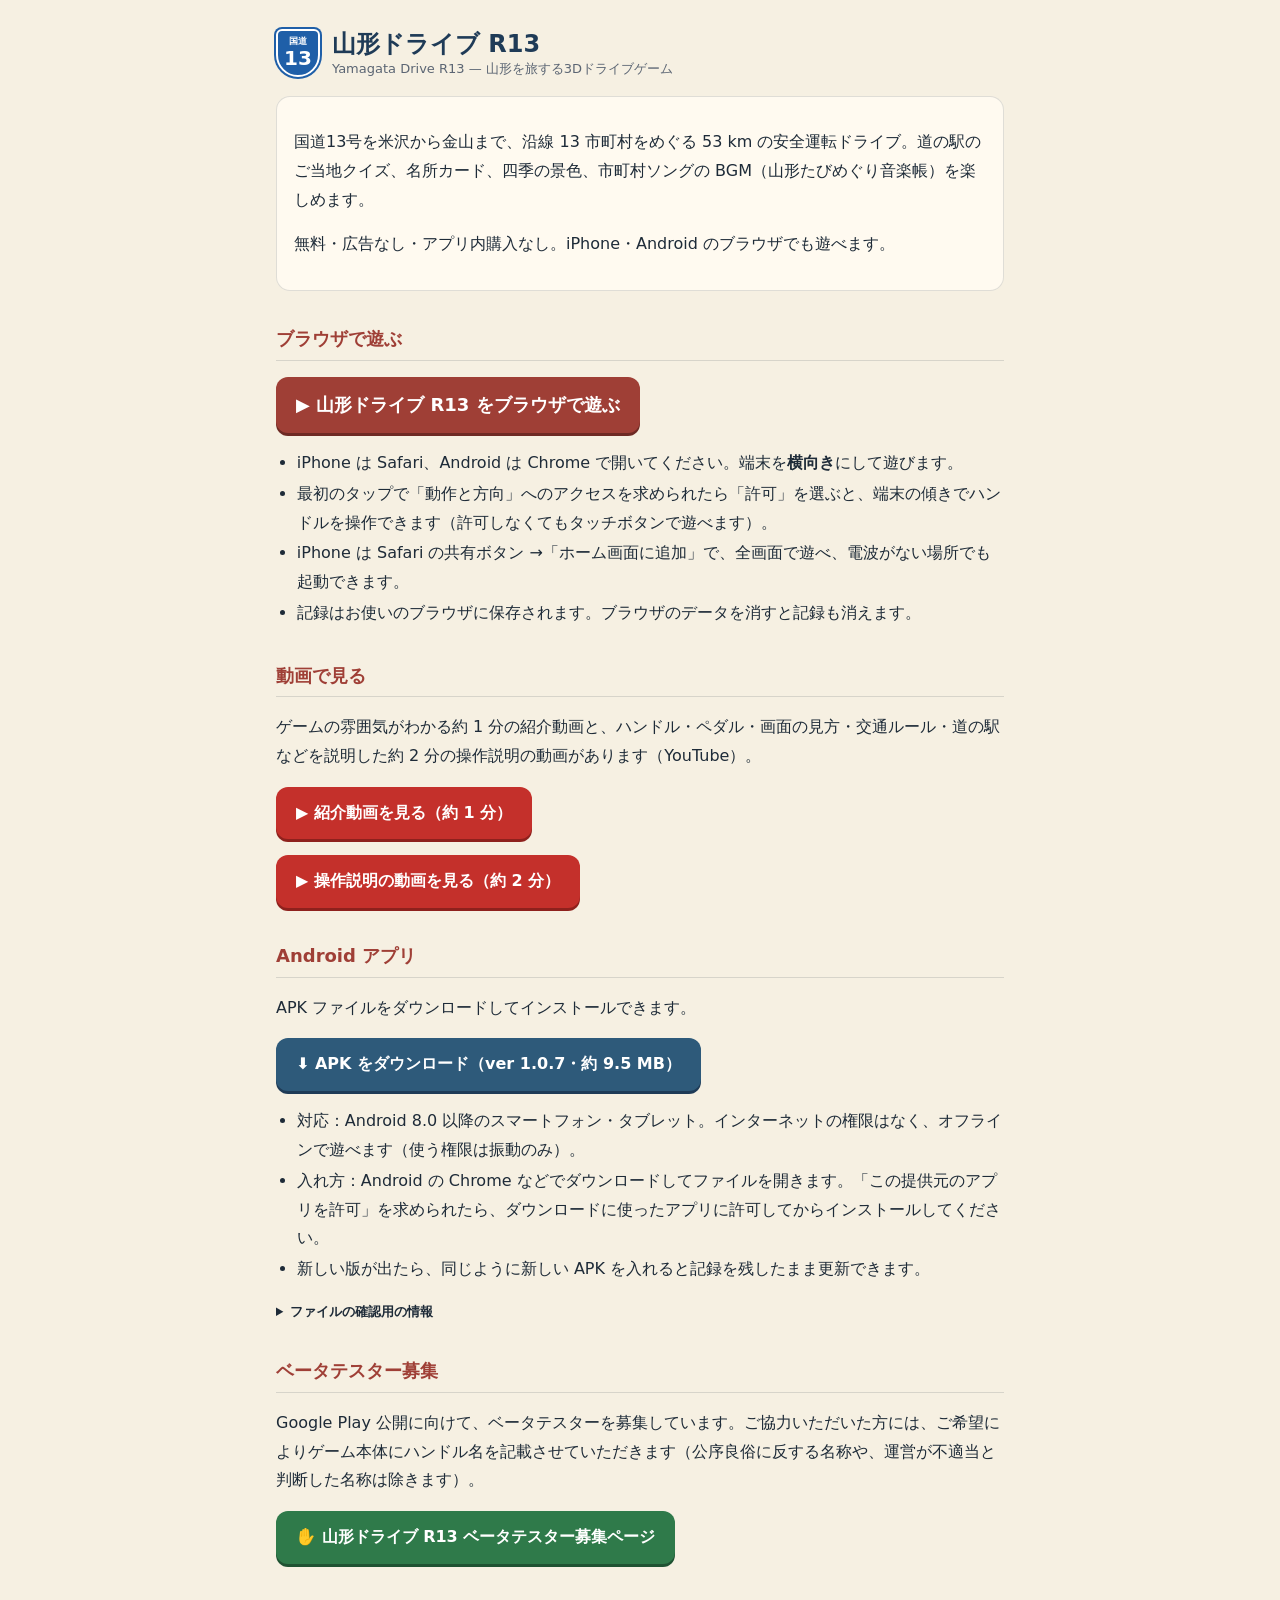
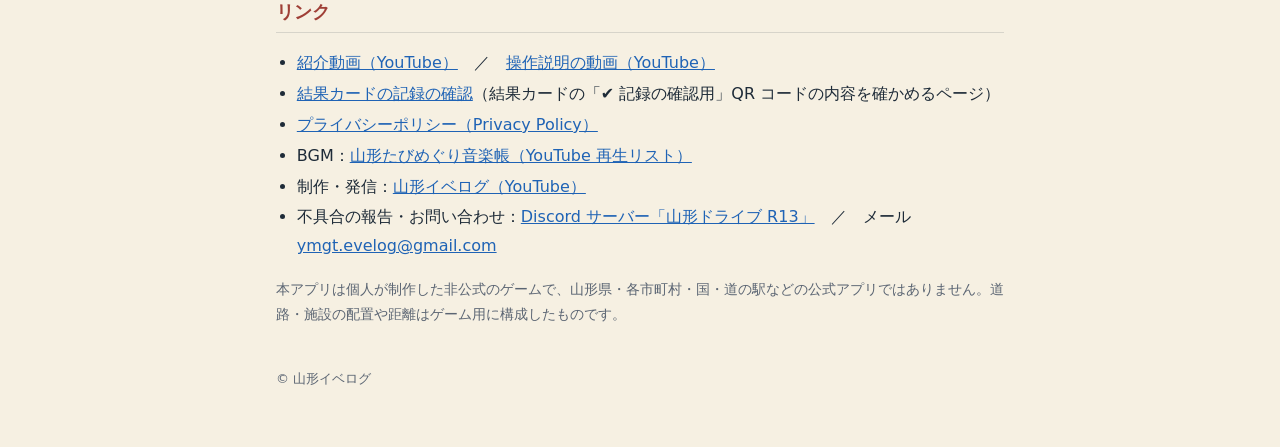
<file: docs/index.html>
<!doctype html>
<html lang="ja">
<head>
<meta charset="utf-8">
<meta name="viewport" content="width=device-width, initial-scale=1">
<title>山形ドライブ R13</title>
<meta name="description" content="国道13号を米沢から金山まで、沿線13市町村をめぐる3Dドライブゲーム。オフライン・広告なし・無料。">
<link rel="stylesheet" href="style.css">
</head>
<body>
<main>
  <header class="site">
    <div class="shield" aria-hidden="true"><small>国道</small><b>13</b></div>
    <h1>山形ドライブ R13<small>Yamagata Drive R13 — 山形を旅する3Dドライブゲーム</small></h1>
  </header>
  <div class="card">
    <p>国道13号を米沢から金山まで、沿線 13 市町村をめぐる 53 km の安全運転ドライブ。道の駅のご当地クイズ、名所カード、四季の景色、市町村ソングの BGM（山形たびめぐり音楽帳）を楽しめます。</p>
    <p>無料・広告なし・アプリ内購入なし。iPhone・Android のブラウザでも遊べます。</p>
  </div>

  <h2>ブラウザで遊ぶ</h2>
  <p><a class="play" href="play/">▶ 山形ドライブ R13 をブラウザで遊ぶ</a></p>
  <ul>
    <li>iPhone は Safari、Android は Chrome で開いてください。端末を<b>横向き</b>にして遊びます。</li>
    <li>最初のタップで「動作と方向」へのアクセスを求められたら「許可」を選ぶと、端末の傾きでハンドルを操作できます（許可しなくてもタッチボタンで遊べます）。</li>
    <li>iPhone は Safari の共有ボタン →「ホーム画面に追加」で、全画面で遊べ、電波がない場所でも起動できます。</li>
    <li>記録はお使いのブラウザに保存されます。ブラウザのデータを消すと記録も消えます。</li>
  </ul>

  <h2>動画で見る</h2>
  <p>ゲームの雰囲気がわかる約 1 分の紹介動画と、ハンドル・ペダル・画面の見方・交通ルール・道の駅などを説明した約 2 分の操作説明の動画があります（YouTube）。</p>
  <p><a class="play video" href="https://www.youtube.com/watch?v=wvXuZ5CzHQI" rel="noopener">▶ 紹介動画を見る（約 1 分）</a></p>
  <p><a class="play video" href="https://www.youtube.com/watch?v=udiu85Q-stQ" rel="noopener">▶ 操作説明の動画を見る（約 2 分）</a></p>

  <h2>Android アプリ</h2>
  <p>APK ファイルをダウンロードしてインストールできます。</p>
  <p><a class="play apk" href="download/YamagataDriveR13-1.0.7.apk" download>⬇ APK をダウンロード（ver 1.0.7・約 9.5 MB）</a></p>
  <ul>
    <li>対応：Android 8.0 以降のスマートフォン・タブレット。インターネットの権限はなく、オフラインで遊べます（使う権限は振動のみ）。</li>
    <li>入れ方：Android の Chrome などでダウンロードしてファイルを開きます。「この提供元のアプリを許可」を求められたら、ダウンロードに使ったアプリに許可してからインストールしてください。</li>
    <li>新しい版が出たら、同じように新しい APK を入れると記録を残したまま更新できます。</li>
  </ul>
  <details class="sum">
    <summary>ファイルの確認用の情報</summary>
    <table>
      <tr><th>ファイル名</th><td><code>YamagataDriveR13-1.0.7.apk</code>（9,989,928 バイト）</td></tr>
      <tr><th>パッケージ名</th><td><code>jp.ymgtevelog.drive13</code>（versionCode 107）</td></tr>
      <tr><th>SHA-256</th><td><code>aa1322733c4a1b96e6d262d6dc333115c776d49401b10a7d50b04b517e58767b</code></td></tr>
      <tr><th>署名証明書の SHA-256</th><td><code>746dcad4437aa5c110cf92235c27e0b776c3e16adc73a816c9f5ff0653074a61</code></td></tr>
    </table>
  </details>

  <h2>ベータテスター募集</h2>
  <p>Google Play 公開に向けて、ベータテスターを募集しています。ご協力いただいた方には、ご希望によりゲーム本体にハンドル名を記載させていただきます（公序良俗に反する名称や、運営が不適当と判断した名称は除きます）。</p>
  <p><a class="play beta" href="https://forms.gle/B7wKQ6jXHzxBBDWKA" rel="noopener">✋ 山形ドライブ R13 ベータテスター募集ページ</a></p>

  <h2>リンク</h2>
  <ul>
    <li><a href="https://www.youtube.com/watch?v=wvXuZ5CzHQI" rel="noopener">紹介動画（YouTube）</a>　／　<a href="https://www.youtube.com/watch?v=udiu85Q-stQ" rel="noopener">操作説明の動画（YouTube）</a></li>
    <li><a href="v/">結果カードの記録の確認</a>（結果カードの「✔ 記録の確認用」QR コードの内容を確かめるページ）</li>
    <li><a href="privacy.html">プライバシーポリシー（Privacy Policy）</a></li>
    <li>BGM：<a href="https://www.youtube.com/playlist?list=PLCg-62_Qkruc">山形たびめぐり音楽帳（YouTube 再生リスト）</a></li>
    <li>制作・発信：<a href="https://www.youtube.com/@ymgt_evelog">山形イベログ（YouTube）</a></li>
    <li>不具合の報告・お問い合わせ：<a href="https://discord.gg/DbBp5qREY" rel="noopener">Discord サーバー「山形ドライブ R13」</a>　／　メール <a href="mailto:ymgt.evelog@gmail.com">ymgt.evelog@gmail.com</a></li>
  </ul>
  <p class="note">本アプリは個人が制作した非公式のゲームで、山形県・各市町村・国・道の駅などの公式アプリではありません。道路・施設の配置や距離はゲーム用に構成したものです。</p>
  <footer>© 山形イベログ</footer>
</main>
</body>
</html>
</file>
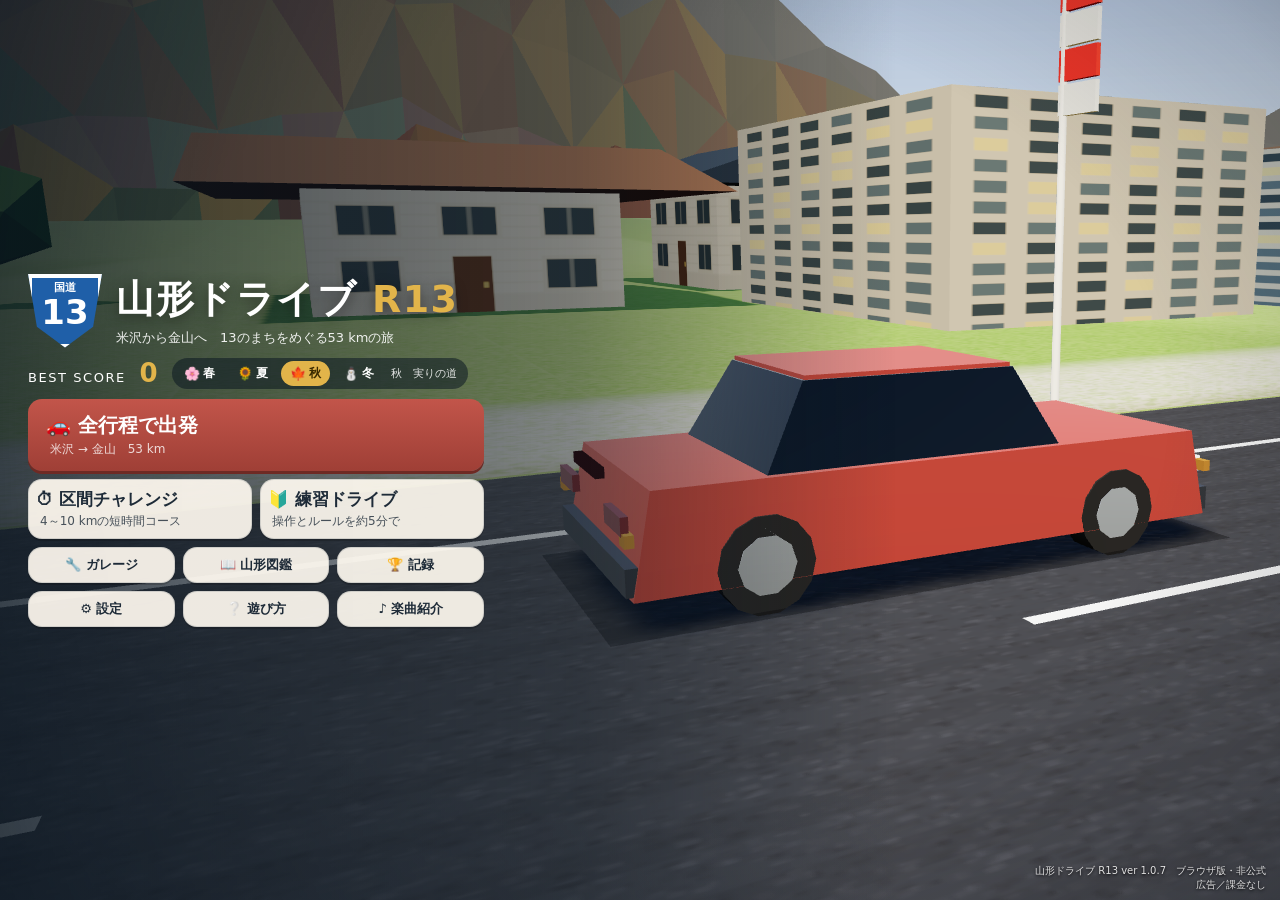
<file: docs/play/index.html>
<!doctype html>
<html lang="ja">
<head>
<meta charset="utf-8">
<meta name="viewport" content="width=device-width,initial-scale=1,maximum-scale=1,user-scalable=no,viewport-fit=cover">
<title>山形ドライブ R13</title>
<link rel="stylesheet" href="css/style.css">
<meta name="theme-color" content="#1f3b57">
<meta name="apple-mobile-web-app-capable" content="yes">
<meta name="mobile-web-app-capable" content="yes">
<meta name="apple-mobile-web-app-status-bar-style" content="black-translucent">
<meta name="apple-mobile-web-app-title" content="山形ドライブ">
<meta name="description" content="国道13号を米沢から金山まで、沿線13市町村をめぐる3Dドライブゲーム（非公式・広告なし）">
<link rel="manifest" href="manifest.webmanifest">
<link rel="apple-touch-icon" href="icons/apple-touch-icon.png">
<link rel="icon" type="image/png" sizes="192x192" href="icons/icon-192.png">
</head>
<body>
<canvas id="gl"></canvas>
<div id="vignette" aria-hidden="true"></div>
<div id="rotate-hint" aria-live="polite"><div><div class="rh-icon">📱↻</div><b>端末を横向きにしてください</b><small>このゲームは横向きで遊びます</small></div></div>
<div id="confetti" aria-hidden="true"></div>

<!-- ================= TITLE ================= -->
<section id="scr-title" class="screen">
  <div class="title-wrap">
    <div class="logo">
      <div class="logo-shield"><small>国道</small>13</div>
      <div class="logo-text">
        <h1>山形ドライブ <span>R13</span></h1>
        <p class="logo-sub">米沢から金山へ　13のまちをめぐる53 kmの旅</p>
      </div>
    </div>
    <div class="best-row"><div class="best">BEST SCORE <b id="title-best">0</b></div>
      <div class="season-pick" id="season-pick" aria-label="季節"></div></div>
    <button class="title-trip" id="title-trip" style="display:none"></button>
    <div class="title-buttons">
      <button class="btn big primary" data-go="full">🚗 全行程で出発<small>米沢 → 金山　53 km</small></button>
      <div class="row two">
        <button class="btn big" data-nav="courses">⏱ 区間チャレンジ<small>4～10 kmの短時間コース</small></button>
        <button class="btn big tut" id="btn-tutorial">🔰 練習ドライブ<small>操作とルールを約5分で</small></button>
      </div>
      <div class="row">
        <button class="btn" data-nav="garage">🔧 ガレージ</button>
        <button class="btn" data-nav="zukan">📖 山形図鑑</button>
        <button class="btn" data-nav="records">🏆 記録</button>
        <button class="btn" data-nav="settings">⚙ 設定</button>
        <button class="btn" data-nav="howto">❔ 遊び方</button>
        <button class="btn" data-nav="music">♪ 楽曲紹介</button>
      </div>
    </div>
  </div>
  <div class="version" id="ver-line">山形ドライブ R13 ver 1.0.7　非公式・個人制作<br>オフライン・通信／広告／課金なし</div>
  <div class="a2hs" id="a2hs"><b>📲 ホーム画面に追加すると全画面で遊べます</b><span>Safari の共有ボタン <i>⎙</i> →「ホーム画面に追加」</span><button type="button" id="a2hs-close" aria-label="閉じる">×</button></div>
</section>

<!-- ================= COURSES ================= -->
<section id="scr-courses" class="screen panel-screen">
  <header><button class="back" data-nav="title">‹ 戻る</button><h2>区間チャレンジ</h2></header>
  <div id="course-list" class="card-grid"></div>
</section>

<!-- ================= DRIVER ================= -->
<section id="scr-driver" class="screen panel-screen">
  <header><button class="back" data-nav="back-driver">‹ 戻る</button><h2>ドライバー選択　<small id="driver-course"></small></h2></header>
  <div class="driver-body">
    <div class="driver-left">
      <div id="driver-list" class="chips"></div>
      <div class="newname">
        <input id="name-input" maxlength="20" autocomplete="off" autocapitalize="characters" spellcheck="false" placeholder="NEW NAME (A～Z)">
        <button class="btn primary" id="name-add">登録</button>
      </div>
      <p class="hint" id="name-hint">名前はアルファベットA～Zの1～16文字（最大20名）。大文字に統一して保存します。</p>
    </div>
    <div class="driver-right" id="driver-detail"><p class="hint">名前を選ぶか、新しく登録してください。</p></div>
  </div>
</section>

<!-- ================= GARAGE ================= -->
<section id="scr-garage" class="screen panel-screen see-through">
  <header><button class="back" data-nav="title">‹ 戻る</button><h2>ガレージ</h2><select id="garage-driver"></select></header>
  <div class="garage-body">
    <div class="garage-panel">
      <div id="garage-points" class="points"></div>
      <h3>車種</h3><div id="garage-cars" class="car-list"></div>
      <h3>車体色</h3><div id="garage-colors" class="swatches"></div>
      <p class="hint">選択は次の新しい旅に適用されます。保存中の旅は開始時の車種と色で再開します。</p>
    </div>
  </div>
</section>

<!-- ================= ZUKAN ================= -->
<section id="scr-zukan" class="screen panel-screen">
  <header><button class="back" data-nav="title">‹ 戻る</button><h2>山形図鑑 <small id="zukan-count"></small></h2></header>
  <div class="zukan-body">
    <h3>まちのスタンプ</h3><div id="zukan-stamps" class="stamps"></div>
    <h3>道の駅のおみやげ</h3><div id="zukan-items" class="items"></div>
    <h3>道の駅 ご当地クイズ</h3><div id="zukan-quiz" class="quizprog"></div>
    <h3>名所カード <small id="zukan-cards-n"></small></h3><p class="hint">走行中に出会った名所のカードです。カードを押すと紹介文を読めます。</p><div id="zukan-cards" class="cardgrid"></div>
    <p class="hint">図鑑は端末共通です。別ドライバー・別コースの獲得状況を合算します。</p>
  </div>
</section>

<!-- ================= RECORDS ================= -->
<section id="scr-records" class="screen panel-screen">
  <header><button class="back" data-nav="title">‹ 戻る</button><h2>記録</h2></header>
  <div id="rec-tabs" class="tabs"></div>
  <div id="rec-body" class="rec-body"></div>
</section>

<!-- ================= SETTINGS ================= -->
<section id="scr-settings" class="screen panel-screen">
  <header><button class="back" data-nav="back-settings">‹ 戻る</button><h2>設定</h2></header>
  <div class="settings-body" id="settings-body"></div>
</section>

<!-- ================= MUSIC ================= -->
<section id="scr-music" class="screen panel-screen">
  <header><button class="back" data-nav="back-music">‹ 戻る</button><h2>♪ 楽曲紹介</h2></header>
  <div class="music-body">
    <div class="music-hero">
      <div class="mh-tx">
        <div class="mh-tag">走行中の BGM</div>
        <h3>山形たびめぐり音楽帳</h3>
        <p>山形のまちの魅力を、POP なオリジナルソングでめぐるシリーズです。走行中は、いま走っている市町村の歌が流れ、新しいまちに入ると次の歌へ切り替わります。</p>
        <div class="mh-btns">
          <button class="btn yt" id="mu-playlist">▶ 再生リストを YouTube で見る</button>
          <button class="btn" id="mu-channel">制作・発信：山形イベログ <small>@ymgt_evelog</small></button>
        </div>
      </div>
    </div>
    <div class="music-now" id="mu-now"></div>
    <h3 class="mu-h">国道13号沿線 13 市町村の歌 <small>MV は YouTube で開きます</small></h3>
    <div class="music-grid" id="mu-list"></div>
    <p class="hint">リンクは端末の YouTube アプリまたはブラウザで開きます（ゲームは通信しません）。走行中に開いたときは一時停止のままです。設定の「BGMの曲」で「んだんだ！やまがた」に切り替えられます。</p>
  </div>
</section>

<!-- ================= HOWTO ================= -->
<section id="scr-howto" class="screen panel-screen">
  <header><button class="back" data-nav="title">‹ 戻る</button><h2>遊び方</h2></header>
  <div class="howto-body">
    <div class="howto-grid">
      <div class="howto-card howto-video" id="howto-video"><b>▶ 操作説明の動画</b>ハンドル・ペダル・画面の見方・交通ルール・道の駅などを約2分の動画で紹介しています（YouTube）。<span class="howto-links"><a class="btn small" href="https://www.youtube.com/watch?v=udiu85Q-stQ" data-ext>▶ 動画を見る</a></span></div>
      <div class="howto-card"><b>📱 ハンドル</b>端末を左右に傾けて操舵。出発直前の約1.2秒で持ちやすい角度を中立にします。設定でタッチボタンに切替できます。</div>
      <div class="howto-card"><b>🦶 ペダル</b>右下 ACCEL で加速、左下 BRAKE で減速・停止。両方離すと 60 km/h で巡行します。止まり続けるときは BRAKE を押し続けます。</div>
      <div class="howto-card"><b>🚦 交通ルール</b>左側通行。黄色の中央線は追い越し・はみ出し禁止。赤信号の停止線を越えると信号無視。自動速度取締りは 63 km/h を超えると減点。</div>
      <div class="howto-card"><b>✨ ドライブコンボ</b>違反・事故・路肩走行・不要な急ブレーキをせずに走ると 1,000 mごとに倍率アップ（最大1.5倍）。</div>
      <div class="howto-card"><b>🎁 道の駅・給油</b>左側の停車枠（緑の枠）に入り、ほぼ止まった状態を約1秒保つと特産品の獲得や給油ができます。</div>
      <div class="howto-card"><b>🎓 ご当地クイズ</b>道の駅で特産品をもらったあと、そのまちにちなんだ3択クイズに挑戦できます。正解で +300 点。正解した問題は山形図鑑に記録されます（時間は止まっています）。</div>
      <div class="howto-card"><b>⏱ 区間タイム</b>まちの境界ごとに区間タイムを確定。標準タイム（平均70 km/h＋12秒）より速い、または過去順位上位でボーナス。</div>
      <div class="howto-card"><b>⛽ 燃料</b>タンクは5 L。全行程は途中の給油が必要です。ガス欠は2,000点減点。</div>
      <div class="howto-card"><b>🌸🌻🍁⛄ 四季</b>タイトルで季節を選べます。夏は東根～村山で雷雨、冬は大石田～尾花沢～舟形で降雪。路面が滑りやすく、ブレーキが効きにくく、カーブで外へ流れます。</div>
      <div class="howto-card"><b>👻 ゴーストカー</b>完走すると最速の走りがゴーストとして保存されます。出発前に家族や自分のゴーストを選ぶと半透明の車が走り、区間ごとの差がわかります（接触しません）。</div>
      <div class="howto-card"><b>📷 写真モード</b>一時停止 →「写真モード」。ドラッグで視点を回し、📷で端末のピクチャに保存。共有ボタンからSNSへ送れます。</div>
      <div class="howto-card"><b>📤 結果カード</b>完走すると、得点・タイム・走ったまち・ゴールの景色を1枚にまとめた画像を作れます。端末に保存して、共有ボタンからSNSや家族へ送れます。</div>
      <div class="howto-card"><b>🛣 中央線の見方</b>黄色の二重線＝はみ出し禁止。白の実線＝片側2車線以上の区間の中央線。白の破線＝片側1車線で、対向車がいなければ追い越しのためにはみ出せます。</div>
      <div class="howto-card"><b>🖼 名所カード</b>沿道に名所の案内板が立ち、近づくと画面の上に絵と紹介文のカードが出ます。カードを押すと走行が止まり、くわしい紹介を読めます（時間は進みません）。出会ったカードは山形図鑑に集まります。</div>
      <div class="howto-card"><b>🗺 沿線の景色</b>各市町村の沿道を、国道13号の実際の並び（市街地・水田・果樹園・峠・川・トンネル）に合わせて描いています。進行方向の左が西、右が東。見どころは走行中に案内します。</div>
      <div class="howto-card"><b>🔰 初心者向けの補助</b>設定の「操舵アシスト」で車線の中央へ戻り、「速度注意表示」で制限速度や推奨速度を案内します。タイトルの「はじめてのドライブ」で約5分の練習ができます。</div>
      <div class="howto-card"><b>♪ BGM</b>走行中は、いま走っている市町村の歌（山形たびめぐり音楽帳）が流れ、新しいまちに入ると次の歌へ切り替わります。設定の「BGMの曲」で「んだんだ！やまがた」に変更できます。<span class="howto-links"><button class="btn small" data-nav="music">♪ 楽曲紹介を見る</button></span><small>市町村ソング 制作・発信：<a href="https://www.youtube.com/@ymgt_evelog" data-ext>山形イベログ</a></small></div>
      <div class="howto-card" id="howto-about"><b>ℹ このアプリについて</b>「山形ドライブ R13」は山形イベログが個人で制作した<b class="em">非公式</b>のゲームです。山形県・各市町村・国・道の駅などの公式アプリではありません。道路・施設の配置や距離はゲーム用に構成したもので、実際の道路とは異なります。個人情報を集めず、外部へ送信もしません。<span class="howto-links"><a href="https://ymgtevelog.github.io/yamagata_r13/privacy.html" data-ext>プライバシーポリシー</a></span></div>
      <div class="howto-card"><b>⌨ PC操作</b>←→ / A D：操舵　Space / ↓：ブレーキ　Shift / ↑：アクセル　C：視点　Esc：戻る</div>
    </div>
    <p class="hint">道路・施設配置・距離・取締りはゲーム用に構成したものです。実際の道路では交通法規を守り、安全運転でお楽しみください。</p>
  </div>
</section>

<!-- ================= HUD ================= -->
<section id="hud" class="screen">
  <div class="hud-top">
    <div class="hud-loc">
      <div class="loc-region" id="h-region">米沢</div>
      <div class="loc-driver" id="h-driver">DRIVER</div>
    </div>
    <div class="hud-progress">
      <div class="prog-label"><span id="h-next">次：高畠</span><span id="h-remain">残り 4.0 km</span></div>
      <div class="prog-bar"><div id="h-prog"></div><div id="h-prog-car">🚗</div></div>
      <div class="prog-sub"><span id="h-course">全行程</span><span id="h-segtime">区間 0:00.00 / 標準 3:37.71</span></div>
    </div>
    <div class="hud-score">
      <div class="score-num" id="h-score">0</div>
      <div class="score-sub"><span id="h-combo" class="combo">×1.0</span><span id="h-mis">✓0/3</span></div>
    </div>
    <div class="hud-buttons">
      <button id="b-mission" class="hbtn">✓</button>
      <button id="b-view" class="hbtn">◉</button>
      <button id="b-pause" class="hbtn">Ⅱ</button>
    </div>
  </div>
  <div class="hud-alerts" id="h-alerts"></div>
  <div class="hud-toasts" id="h-toasts"></div>
  <div class="hud-banner" id="h-banner"></div>
  <button class="hud-card" id="h-card" type="button" aria-label="名所カードの詳細を見る"></button>
  <div class="hud-seg" id="h-seg"></div>
  <div class="hud-ghost" id="h-ghost"></div>
  <div class="hud-tut" id="h-tut"></div>
  <div class="hud-advice" id="h-advice"></div>

  <div class="hud-bottom">
    <div class="meter">
      <div class="m-speed"><span id="h-speed">0</span><small>km/h</small></div>
      <div class="m-gear" id="h-gear">N</div>
      <div class="m-bars">
        <div class="bar-row"><label>耐久</label><div class="bar"><div id="h-dur"></div></div><span id="h-dur-t">100</span></div>
        <div class="bar-row"><label>燃料</label><div class="bar fuel"><div id="h-fuel"></div></div><span id="h-fuel-t">5.00 L</span></div>
      </div>
      <div class="m-eco"><span id="h-kmpl">-- km/L</span><div class="steer"><div id="h-steer"></div></div></div>
    </div>
  </div>

  <div id="pedal-brake" class="pedal brake"><span>BRAKE</span></div>
  <div id="pedal-accel" class="pedal accel"><span>ACCEL</span></div>
  <div id="steer-left" class="steerbtn left">◀</div>
  <div id="steer-right" class="steerbtn right">▶</div>
</section>

<!-- ================= OVERLAYS ================= -->
<div id="ov-count" class="overlay">
  <div class="count-box">
    <div class="count-course" id="c-course"></div>
    <div class="count-num" id="c-num">3</div>
    <div class="count-calib" id="c-calib">端末を持ちやすい角度で構えてください</div>
    <div class="count-missions" id="c-missions"></div>
  </div>
</div>

<div id="ov-pause" class="overlay modal">
  <div class="dialog">
    <h2>一時停止</h2>
    <div class="pause-info" id="p-info"></div>
    <button class="btn big primary" id="p-resume">▶ 走行を再開</button>
    <div class="row">
      <button class="btn" id="p-view">視点切替</button>
      <button class="btn" id="p-photo">📷 写真モード</button>
      <button class="btn" id="p-settings">設定</button>
      <button class="btn" id="p-music">♪ 楽曲紹介</button>
      <button class="btn" id="p-title">保存してタイトルへ</button>
    </div>
  </div>
</div>

<div id="ov-mission" class="overlay modal">
  <div class="dialog">
    <h2>旅のミッション</h2>
    <div id="m-list" class="mission-list"></div>
    <button class="btn primary" id="m-close">閉じて走行を続ける</button>
  </div>
</div>

<div id="ov-sight" class="overlay modal top">
  <div class="dialog wide sight" id="sight-box"></div>
</div>

<div id="ov-police" class="overlay police">
  <div class="police-box">
    <div class="police-lights"><i></i><i></i></div>
    <div class="police-title">🚓 取締り</div>
    <div class="police-reason" id="pol-reason"></div>
    <div class="police-pen" id="pol-pen"></div>
    <div class="police-note">安全運転でドライブを続けましょう</div>
  </div>
</div>

<div id="ov-service" class="overlay modal">
  <div class="dialog service" id="svc-box"></div>
</div>

<div id="ov-event" class="overlay modal">
  <div class="dialog" id="ev-box"></div>
</div>

<div id="ov-result" class="overlay modal">
  <div class="dialog wide result" id="res-box"></div>
</div>

<div id="ov-card" class="overlay modal top">
  <div class="dialog wide card" id="card-box"></div>
</div>

<div id="photo-ui" class="photo-ui">
  <div class="photo-hint">ドラッグで視点を回転　スライダーで距離・高さ　📷で端末に保存</div>
  <div class="photo-bar">
    <button class="btn" id="ph-back">‹ 戻る</button>
    <label>距離<input type="range" id="ph-dist" min="3" max="40" step="0.5" value="9"></label>
    <label>高さ<input type="range" id="ph-pitch" min="-5" max="75" step="1" value="14"></label>
    <label>画角<input type="range" id="ph-fov" min="25" max="80" step="1" value="50"></label>
    <button class="btn" id="ph-hud">表示：なし</button>
    <button class="btn primary shutter" id="ph-shot">📷</button>
  </div>
</div>

<div id="ov-confirm" class="overlay modal top">
  <div class="dialog" id="cf-box"></div>
</div>

<script src="lib/three.min.js"></script>
<script src="js/route-data.js"></script>
<script src="js/web-host.js"></script>
<script src="js/garage.js"></script>
<script src="js/journey.js"></script>
<script src="js/traffic-rules.js"></script>
<script src="js/records.js"></script>
<script src="js/quiz.js"></script>
<script src="js/sights.js"></script>
<script src="sights/photos.js"></script>
<script src="js/simulation.js"></script>
<script src="js/ghost.js"></script>
<script src="js/renderer.js"></script>
<script src="js/audio.js"></script>
<script src="js/music.js"></script>
<script src="js/qr.js"></script>
<script src="js/vendor/qrcode-generator.js"></script>
<script src="js/verify-code.js"></script>
<script src="js/data-control.js"></script>
<script src="js/game.js"></script>
</body>
</html>
</file>
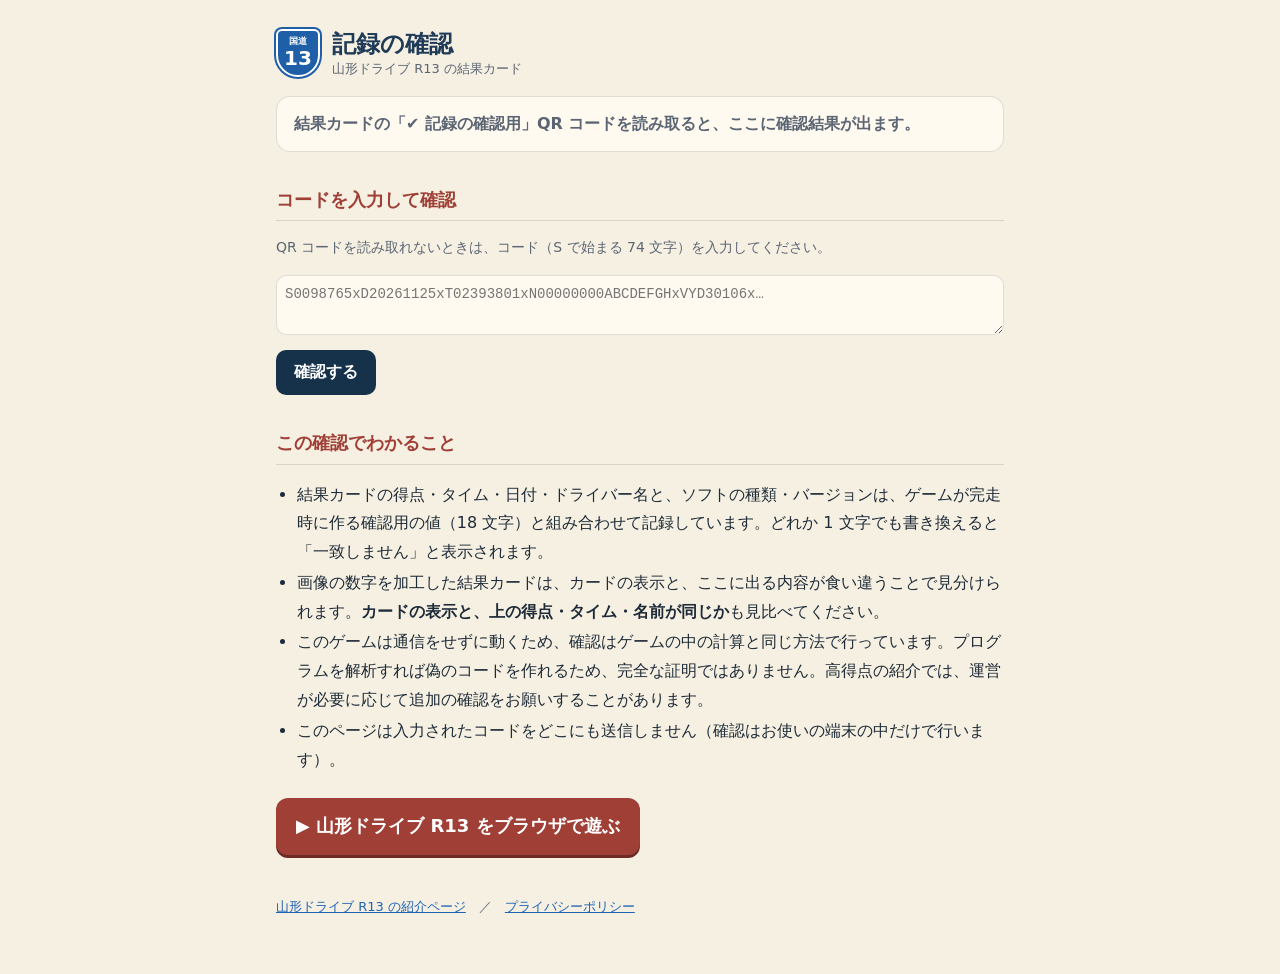
<file: docs/v/index.html>
<!doctype html>
<html lang="ja">
<head>
<meta charset="utf-8">
<meta name="viewport" content="width=device-width, initial-scale=1">
<title>記録の確認 — 山形ドライブ R13</title>
<meta name="description" content="山形ドライブ R13 の結果カードにある「記録の確認用」QRコードの内容が正しいかを確かめるページです。">
<meta name="robots" content="noindex">
<link rel="stylesheet" href="../style.css">
<style>
  .verdict { border-radius: 14px; padding: 16px 18px; margin: 8px 0 14px; font-weight: 800; font-size: 20px; line-height: 1.5; }
  .verdict small { display: block; font-size: 14px; font-weight: 500; margin-top: 4px; }
  .verdict.ok { background: #e5f4e4; color: #1f5232; box-shadow: inset 0 0 0 2px #2f7a4a; }
  .verdict.ng { background: #fbebeb; color: #7a1f1a; box-shadow: inset 0 0 0 2px #b3261e; }
  .verdict.none { background: var(--paper); color: var(--muted); box-shadow: inset 0 0 0 1px var(--line); font-size: 16px; font-weight: 600; }
  .score { font-size: 30px; color: #b3261e; font-weight: 900; }
  textarea { width: 100%; box-sizing: border-box; font: 14px/1.5 ui-monospace, Menlo, Consolas, monospace; padding: 8px; border-radius: 10px; border: 1px solid var(--line); background: var(--paper); color: var(--ink); }
  button { font: inherit; font-weight: 800; padding: 8px 18px; border-radius: 10px; border: 0; background: #16324a; color: #fff; margin-top: 6px; cursor: pointer; }
  code.cd { word-break: break-all; font-size: 13px; }
</style>
</head>
<body>
<main>
  <header class="site">
    <div class="shield" aria-hidden="true"><small>国道</small><b>13</b></div>
    <h1>記録の確認<small>山形ドライブ R13 の結果カード</small></h1>
  </header>

  <div id="verdict" class="verdict none">結果カードの「✔ 記録の確認用」QR コードを読み取ると、ここに確認結果が出ます。</div>
  <table id="detail" hidden>
    <tr><th>得点</th><td><span class="score" id="d-score"></span> 点</td></tr>
    <tr><th>完走タイム</th><td id="d-time"></td></tr>
    <tr><th>完走した日</th><td id="d-date"></td></tr>
    <tr><th>ドライバー</th><td id="d-name"></td></tr>
    <tr><th>ソフト</th><td id="d-game"></td></tr>
    <tr><th>バージョン</th><td id="d-ver"></td></tr>
    <tr><th>コース</th><td id="d-course">全行程</td></tr>
    <tr><th>確認コード</th><td><code class="cd" id="d-code"></code></td></tr>
  </table>

  <h2>コードを入力して確認</h2>
  <p class="note">QR コードを読み取れないときは、コード（S で始まる 74 文字）を入力してください。</p>
  <textarea id="in" rows="2" placeholder="S0098765xD20261125xT02393801xN00000000ABCDEFGHxVYD30106x…" spellcheck="false" autocomplete="off"></textarea>
  <button id="go">確認する</button>

  <h2>この確認でわかること</h2>
  <ul>
    <li>結果カードの得点・タイム・日付・ドライバー名と、ソフトの種類・バージョンは、ゲームが完走時に作る確認用の値（18 文字）と組み合わせて記録しています。どれか 1 文字でも書き換えると「一致しません」と表示されます。</li>
    <li>画像の数字を加工した結果カードは、カードの表示と、ここに出る内容が食い違うことで見分けられます。<b>カードの表示と、上の得点・タイム・名前が同じか</b>も見比べてください。</li>
    <li>このゲームは通信をせずに動くため、確認はゲームの中の計算と同じ方法で行っています。プログラムを解析すれば偽のコードを作れるため、完全な証明ではありません。高得点の紹介では、運営が必要に応じて追加の確認をお願いすることがあります。</li>
    <li>このページは入力されたコードをどこにも送信しません（確認はお使いの端末の中だけで行います）。</li>
  </ul>

  <p style="margin-top:24px"><a class="play" href="../play/">▶ 山形ドライブ R13 をブラウザで遊ぶ</a></p>
  <footer><a href="../">山形ドライブ R13 の紹介ページ</a>　／　<a href="../privacy.html">プライバシーポリシー</a></footer>
</main>
<script src="verify-code.js"></script>
<script>
(function () {
  'use strict';
  var V = window.R13 && R13.verify;
  function $(id) { return document.getElementById(id); }
  function show(code) {
    var vd = $('verdict'), dt = $('detail');
    if (!code) { vd.className = 'verdict none'; vd.textContent = '結果カードの「✔ 記録の確認用」QR コードを読み取ると、ここに確認結果が出ます。'; dt.hidden = true; return; }
    var r = V.parse(code);
    if (!r.format) {
      vd.className = 'verdict ng'; vd.innerHTML = '確認コードの形が正しくありません。<small>読み取りや入力の途中で欠けていないか確かめてください。</small>'; dt.hidden = true; return;
    }
    $('d-score').textContent = r.score.toLocaleString('ja-JP');
    $('d-time').textContent = r.timeText;
    $('d-date').textContent = r.year + '年' + r.month + '月' + r.day + '日';
    $('d-name').textContent = r.name || '（なし）';
    $('d-game').textContent = (r.gameName || '不明なソフト') + '（' + r.game + '）';
    $('d-ver').textContent = 'ver ' + r.versionText;
    $('d-course').textContent = r.game === 'YD3' ? '全行程（米沢 → 金山 53 km）' : '全行程';
    $('d-code').textContent = r.code;
    dt.hidden = false;
    if (r.ok) { vd.className = 'verdict ok'; vd.innerHTML = '✔ 記録の内容と確認用の値が一致しました。<small>結果カードの表示が、下の得点・タイム・日付・名前と同じか見比べてください。</small>'; }
    else { vd.className = 'verdict ng'; vd.innerHTML = '✖ 記録の内容と確認用の値が一致しません。<small>得点・タイム・日付・名前・ソフト・バージョンのいずれかが書き換えられている可能性があります。</small>'; }
  }
  function fromHash() { var h = location.hash.replace(/^#/, ''); if (h) $('in').value = decodeURIComponent(h); show(h); }
  $('go').onclick = function () { show($('in').value); };
  window.addEventListener('hashchange', fromHash);
  fromHash();
})();
</script>
</body>
</html>
</file>
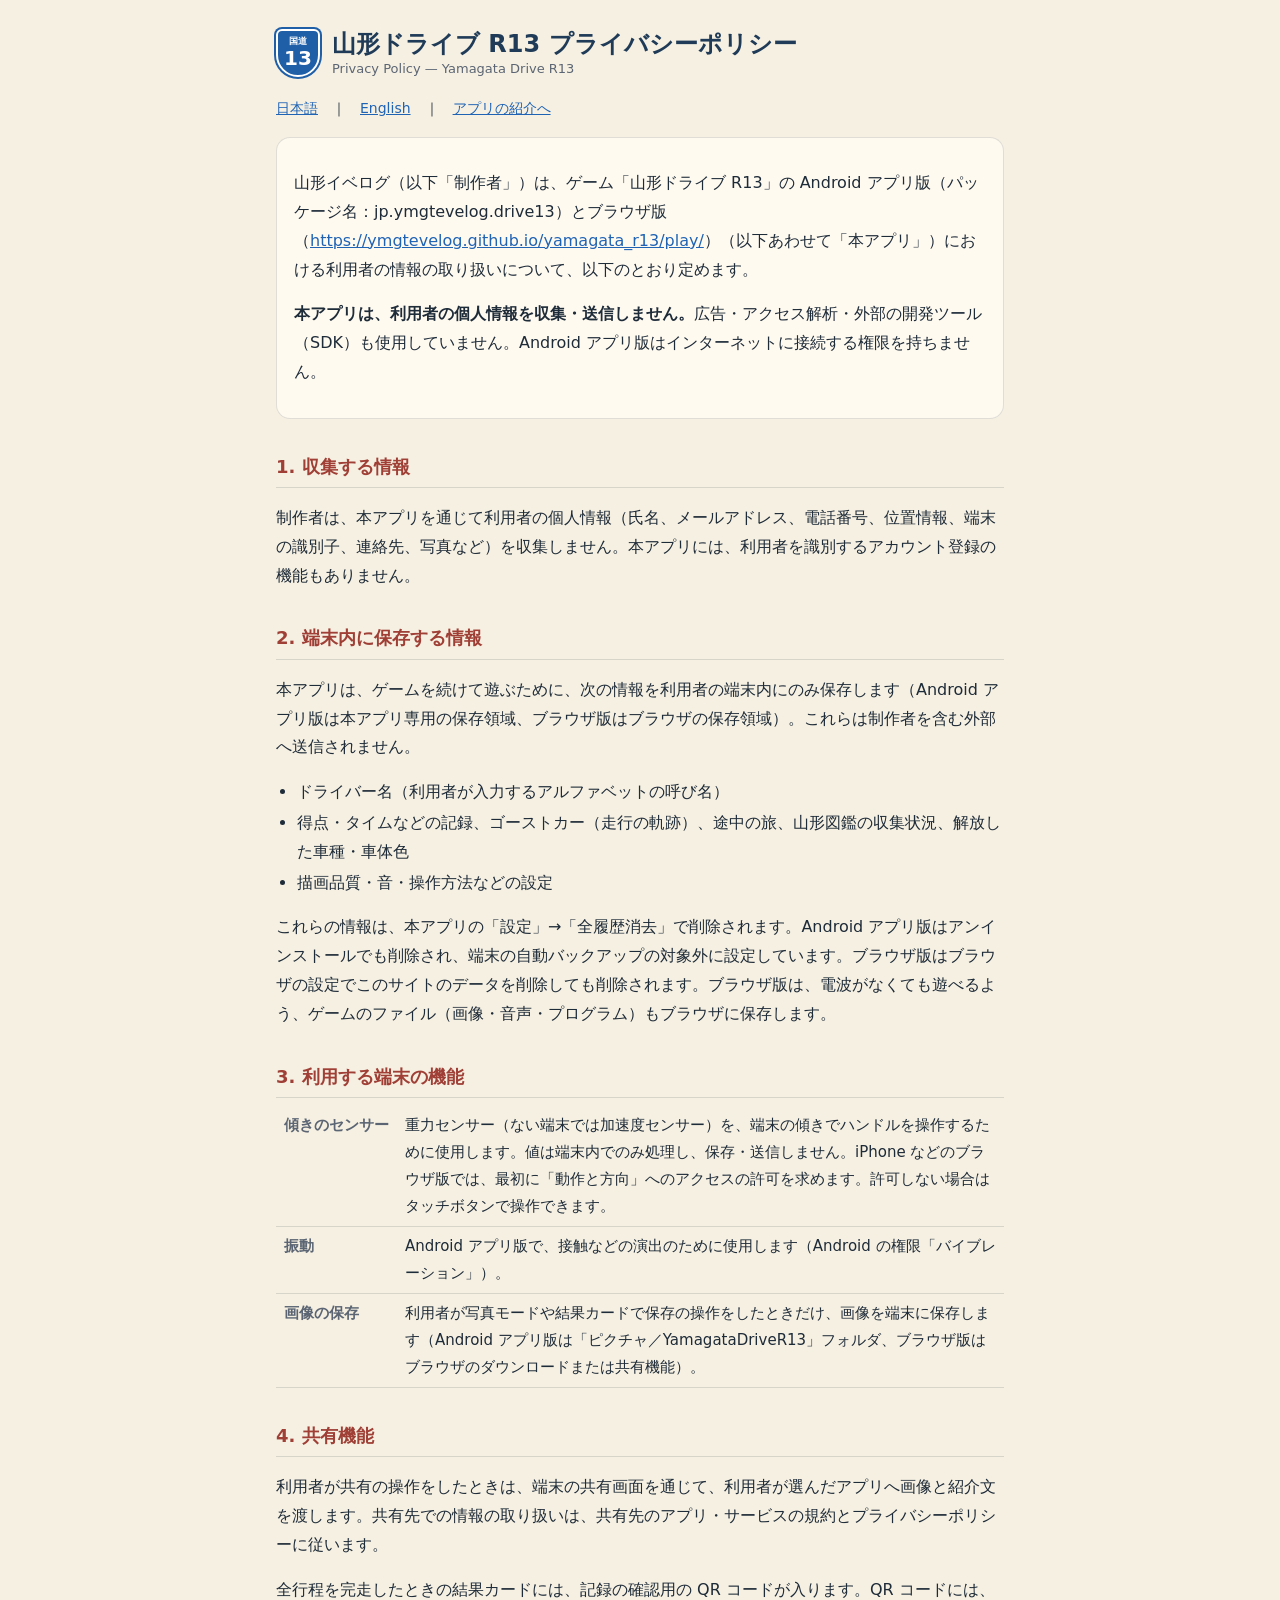
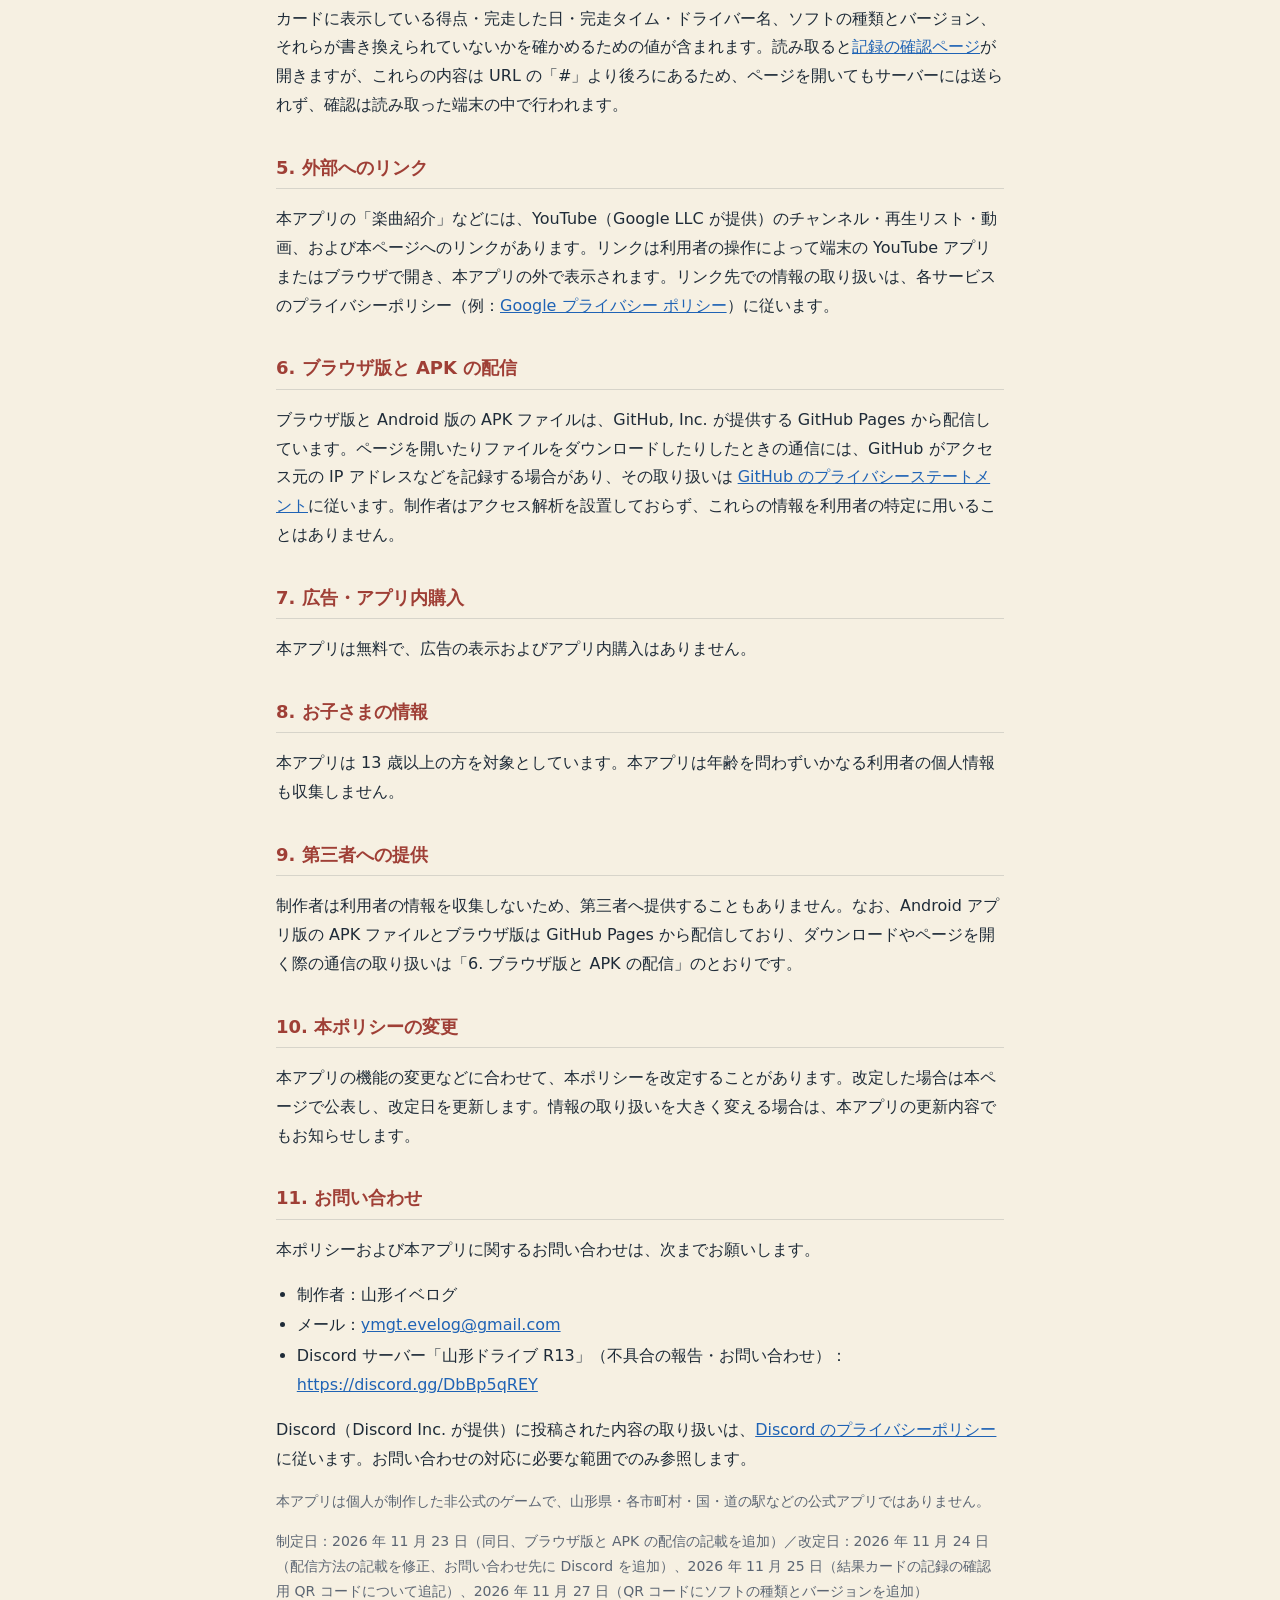
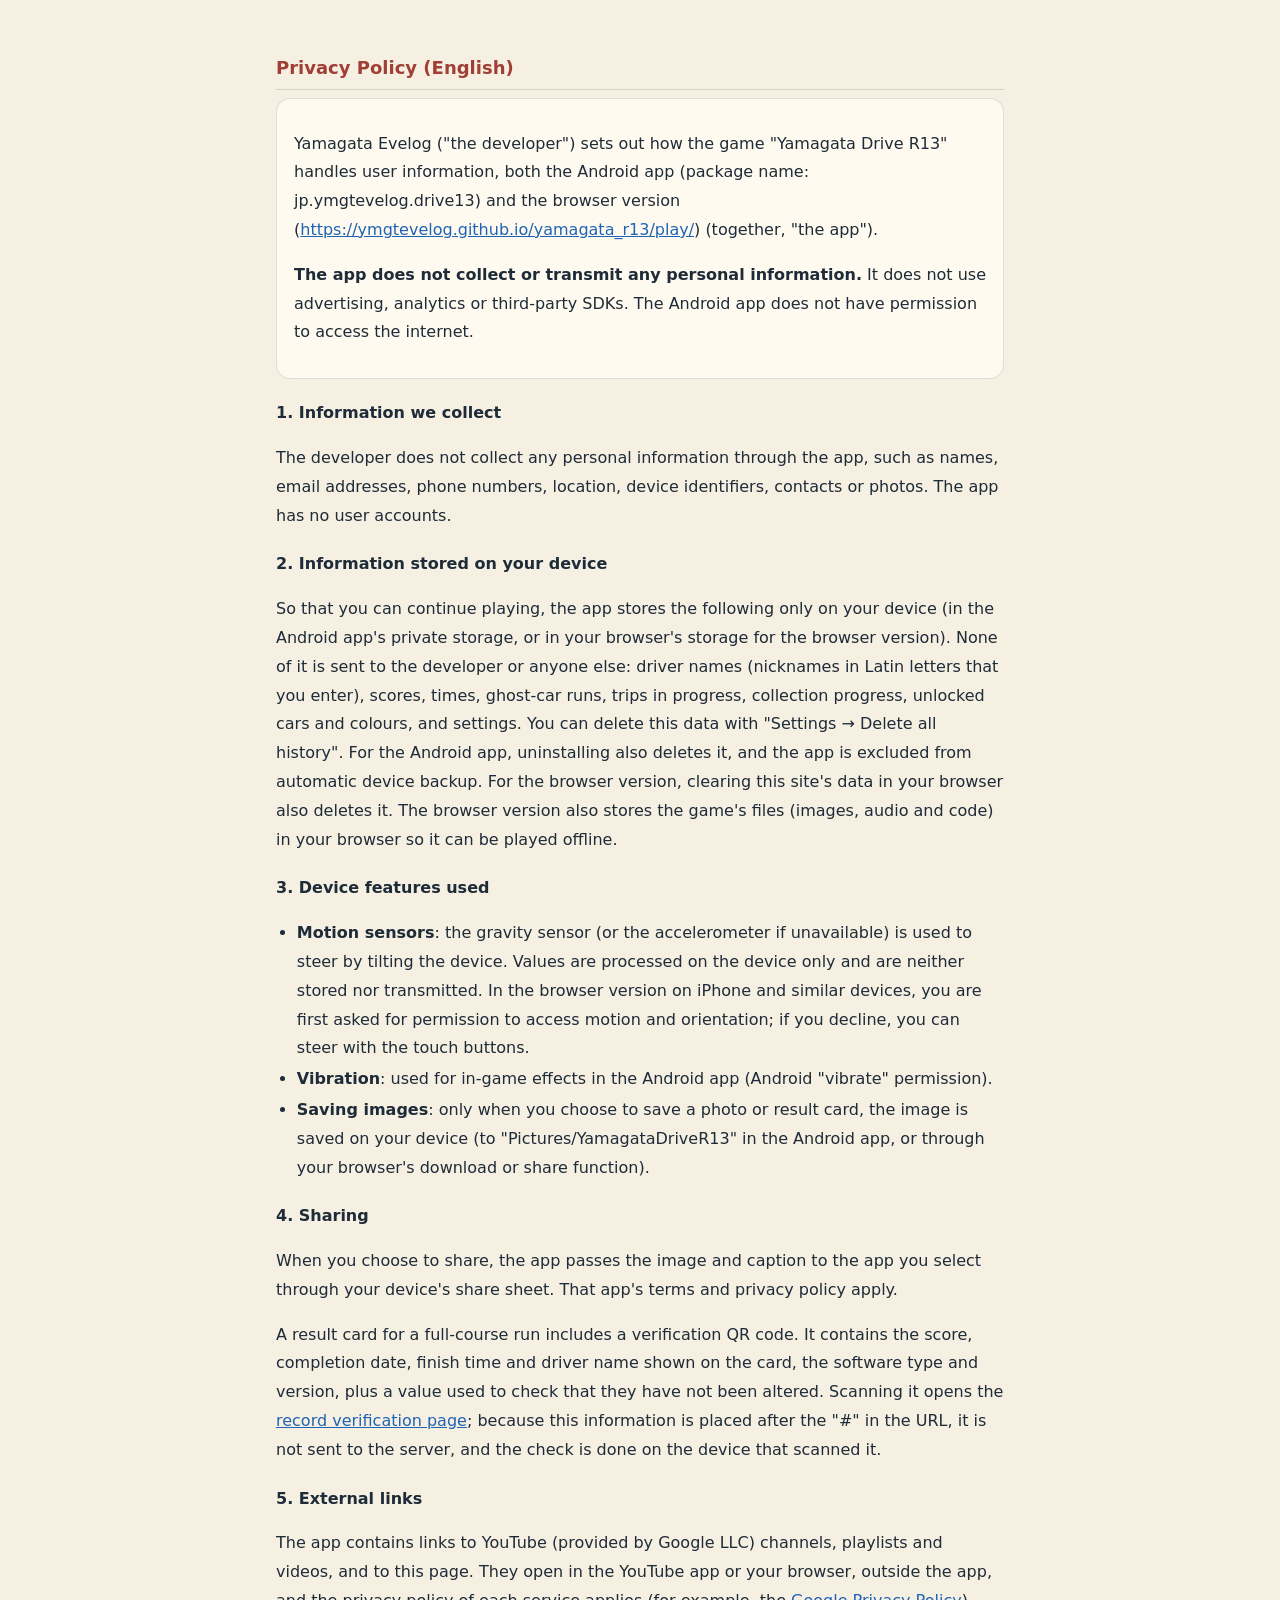
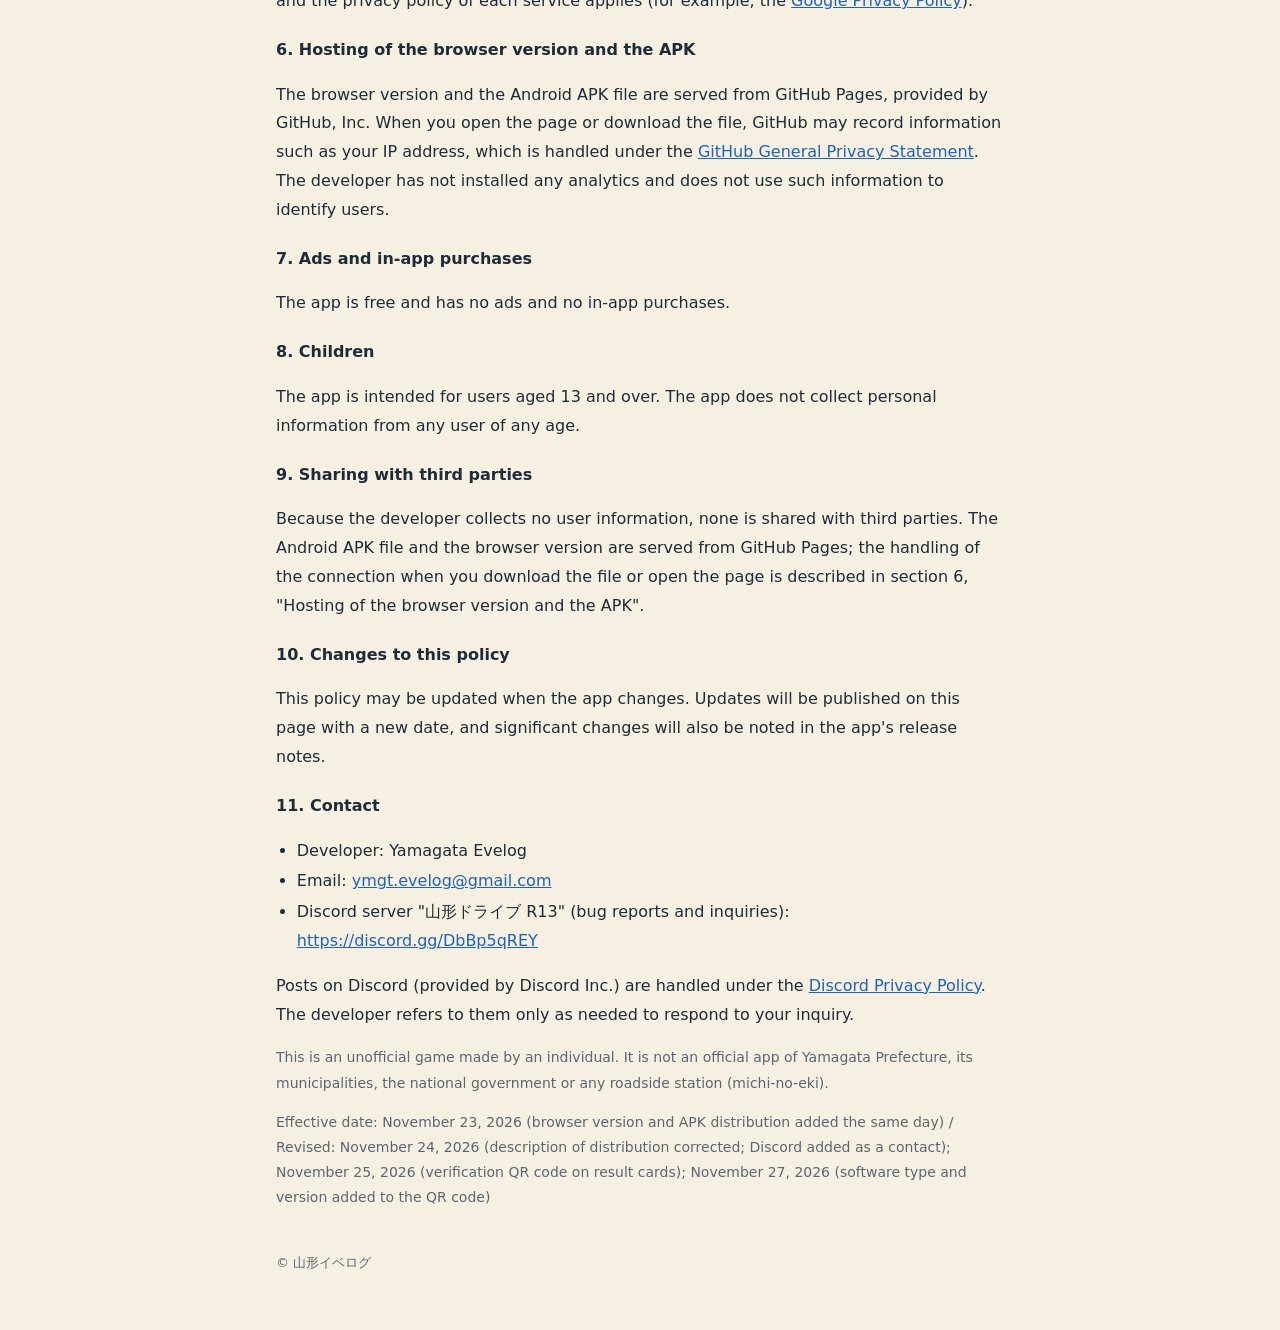
<file: docs/privacy.html>
<!doctype html>
<html lang="ja">
<head>
<meta charset="utf-8">
<meta name="viewport" content="width=device-width, initial-scale=1">
<title>プライバシーポリシー｜山形ドライブ R13</title>
<meta name="description" content="Android ゲーム「山形ドライブ R13」のプライバシーポリシー（Privacy Policy for Yamagata Drive R13）">
<link rel="stylesheet" href="style.css">
</head>
<body>
<main>
  <header class="site">
    <div class="shield" aria-hidden="true"><small>国道</small><b>13</b></div>
    <h1>山形ドライブ R13 プライバシーポリシー<small>Privacy Policy — Yamagata Drive R13</small></h1>
  </header>
  <nav class="lang"><a href="#ja">日本語</a>　｜　<a href="#en">English</a>　｜　<a href="./">アプリの紹介へ</a></nav>

  <section id="ja" lang="ja">
    <div class="card">
      <p>山形イベログ（以下「制作者」）は、ゲーム「山形ドライブ R13」の Android アプリ版（パッケージ名：jp.ymgtevelog.drive13）とブラウザ版（<a href="https://ymgtevelog.github.io/yamagata_r13/play/">https://ymgtevelog.github.io/yamagata_r13/play/</a>）（以下あわせて「本アプリ」）における利用者の情報の取り扱いについて、以下のとおり定めます。</p>
      <p><b>本アプリは、利用者の個人情報を収集・送信しません。</b>広告・アクセス解析・外部の開発ツール（SDK）も使用していません。Android アプリ版はインターネットに接続する権限を持ちません。</p>
    </div>

    <h2>1. 収集する情報</h2>
    <p>制作者は、本アプリを通じて利用者の個人情報（氏名、メールアドレス、電話番号、位置情報、端末の識別子、連絡先、写真など）を収集しません。本アプリには、利用者を識別するアカウント登録の機能もありません。</p>

    <h2>2. 端末内に保存する情報</h2>
    <p>本アプリは、ゲームを続けて遊ぶために、次の情報を利用者の端末内にのみ保存します（Android アプリ版は本アプリ専用の保存領域、ブラウザ版はブラウザの保存領域）。これらは制作者を含む外部へ送信されません。</p>
    <ul>
      <li>ドライバー名（利用者が入力するアルファベットの呼び名）</li>
      <li>得点・タイムなどの記録、ゴーストカー（走行の軌跡）、途中の旅、山形図鑑の収集状況、解放した車種・車体色</li>
      <li>描画品質・音・操作方法などの設定</li>
    </ul>
    <p>これらの情報は、本アプリの「設定」→「全履歴消去」で削除されます。Android アプリ版はアンインストールでも削除され、端末の自動バックアップの対象外に設定しています。ブラウザ版はブラウザの設定でこのサイトのデータを削除しても削除されます。ブラウザ版は、電波がなくても遊べるよう、ゲームのファイル（画像・音声・プログラム）もブラウザに保存します。</p>

    <h2>3. 利用する端末の機能</h2>
    <table>
      <tr><th>傾きのセンサー</th><td>重力センサー（ない端末では加速度センサー）を、端末の傾きでハンドルを操作するために使用します。値は端末内でのみ処理し、保存・送信しません。iPhone などのブラウザ版では、最初に「動作と方向」へのアクセスの許可を求めます。許可しない場合はタッチボタンで操作できます。</td></tr>
      <tr><th>振動</th><td>Android アプリ版で、接触などの演出のために使用します（Android の権限「バイブレーション」）。</td></tr>
      <tr><th>画像の保存</th><td>利用者が写真モードや結果カードで保存の操作をしたときだけ、画像を端末に保存します（Android アプリ版は「ピクチャ／YamagataDriveR13」フォルダ、ブラウザ版はブラウザのダウンロードまたは共有機能）。</td></tr>
    </table>

    <h2>4. 共有機能</h2>
    <p>利用者が共有の操作をしたときは、端末の共有画面を通じて、利用者が選んだアプリへ画像と紹介文を渡します。共有先での情報の取り扱いは、共有先のアプリ・サービスの規約とプライバシーポリシーに従います。</p>
    <p>全行程を完走したときの結果カードには、記録の確認用の QR コードが入ります。QR コードには、カードに表示している得点・完走した日・完走タイム・ドライバー名、ソフトの種類とバージョン、それらが書き換えられていないかを確かめるための値が含まれます。読み取ると<a href="v/">記録の確認ページ</a>が開きますが、これらの内容は URL の「#」より後ろにあるため、ページを開いてもサーバーには送られず、確認は読み取った端末の中で行われます。</p>

    <h2>5. 外部へのリンク</h2>
    <p>本アプリの「楽曲紹介」などには、YouTube（Google LLC が提供）のチャンネル・再生リスト・動画、および本ページへのリンクがあります。リンクは利用者の操作によって端末の YouTube アプリまたはブラウザで開き、本アプリの外で表示されます。リンク先での情報の取り扱いは、各サービスのプライバシーポリシー（例：<a href="https://policies.google.com/privacy?hl=ja" rel="noopener">Google プライバシー ポリシー</a>）に従います。</p>

    <h2>6. ブラウザ版と APK の配信</h2>
    <p>ブラウザ版と Android 版の APK ファイルは、GitHub, Inc. が提供する GitHub Pages から配信しています。ページを開いたりファイルをダウンロードしたりしたときの通信には、GitHub がアクセス元の IP アドレスなどを記録する場合があり、その取り扱いは <a href="https://docs.github.com/ja/site-policy/privacy-policies/github-general-privacy-statement" rel="noopener">GitHub のプライバシーステートメント</a>に従います。制作者はアクセス解析を設置しておらず、これらの情報を利用者の特定に用いることはありません。</p>

    <h2>7. 広告・アプリ内購入</h2>
    <p>本アプリは無料で、広告の表示およびアプリ内購入はありません。</p>

    <h2>8. お子さまの情報</h2>
    <p>本アプリは 13 歳以上の方を対象としています。本アプリは年齢を問わずいかなる利用者の個人情報も収集しません。</p>

    <h2>9. 第三者への提供</h2>
    <p>制作者は利用者の情報を収集しないため、第三者へ提供することもありません。なお、Android アプリ版の APK ファイルとブラウザ版は GitHub Pages から配信しており、ダウンロードやページを開く際の通信の取り扱いは「6. ブラウザ版と APK の配信」のとおりです。</p>

    <h2>10. 本ポリシーの変更</h2>
    <p>本アプリの機能の変更などに合わせて、本ポリシーを改定することがあります。改定した場合は本ページで公表し、改定日を更新します。情報の取り扱いを大きく変える場合は、本アプリの更新内容でもお知らせします。</p>

    <h2>11. お問い合わせ</h2>
    <p>本ポリシーおよび本アプリに関するお問い合わせは、次までお願いします。</p>
    <ul>
      <li>制作者：山形イベログ</li>
      <li>メール：<a href="mailto:ymgt.evelog@gmail.com">ymgt.evelog@gmail.com</a></li>
      <li>Discord サーバー「山形ドライブ R13」（不具合の報告・お問い合わせ）：<a href="https://discord.gg/DbBp5qREY" rel="noopener">https://discord.gg/DbBp5qREY</a></li>
    </ul>
    <p>Discord（Discord Inc. が提供）に投稿された内容の取り扱いは、<a href="https://discord.com/privacy" rel="noopener">Discord のプライバシーポリシー</a>に従います。お問い合わせの対応に必要な範囲でのみ参照します。</p>
    <p class="note">本アプリは個人が制作した非公式のゲームで、山形県・各市町村・国・道の駅などの公式アプリではありません。</p>
    <p class="note">制定日：2026 年 11 月 23 日（同日、ブラウザ版と APK の配信の記載を追加）／改定日：2026 年 11 月 24 日（配信方法の記載を修正、お問い合わせ先に Discord を追加）、2026 年 11 月 25 日（結果カードの記録の確認用 QR コードについて追記）、2026 年 11 月 27 日（QR コードにソフトの種類とバージョンを追加）</p>
  </section>

  <section id="en" lang="en">
    <h2 style="margin-top:48px">Privacy Policy (English)</h2>
    <div class="card">
      <p>Yamagata Evelog ("the developer") sets out how the game "Yamagata Drive R13" handles user information, both the Android app (package name: jp.ymgtevelog.drive13) and the browser version (<a href="https://ymgtevelog.github.io/yamagata_r13/play/">https://ymgtevelog.github.io/yamagata_r13/play/</a>) (together, "the app").</p>
      <p><b>The app does not collect or transmit any personal information.</b> It does not use advertising, analytics or third-party SDKs. The Android app does not have permission to access the internet.</p>
    </div>
    <h3>1. Information we collect</h3>
    <p>The developer does not collect any personal information through the app, such as names, email addresses, phone numbers, location, device identifiers, contacts or photos. The app has no user accounts.</p>
    <h3>2. Information stored on your device</h3>
    <p>So that you can continue playing, the app stores the following only on your device (in the Android app's private storage, or in your browser's storage for the browser version). None of it is sent to the developer or anyone else: driver names (nicknames in Latin letters that you enter), scores, times, ghost-car runs, trips in progress, collection progress, unlocked cars and colours, and settings. You can delete this data with "Settings → Delete all history". For the Android app, uninstalling also deletes it, and the app is excluded from automatic device backup. For the browser version, clearing this site's data in your browser also deletes it. The browser version also stores the game's files (images, audio and code) in your browser so it can be played offline.</p>
    <h3>3. Device features used</h3>
    <ul>
      <li><b>Motion sensors</b>: the gravity sensor (or the accelerometer if unavailable) is used to steer by tilting the device. Values are processed on the device only and are neither stored nor transmitted. In the browser version on iPhone and similar devices, you are first asked for permission to access motion and orientation; if you decline, you can steer with the touch buttons.</li>
      <li><b>Vibration</b>: used for in-game effects in the Android app (Android "vibrate" permission).</li>
      <li><b>Saving images</b>: only when you choose to save a photo or result card, the image is saved on your device (to "Pictures/YamagataDriveR13" in the Android app, or through your browser's download or share function).</li>
    </ul>
    <h3>4. Sharing</h3>
    <p>When you choose to share, the app passes the image and caption to the app you select through your device's share sheet. That app's terms and privacy policy apply.</p>
    <p>A result card for a full-course run includes a verification QR code. It contains the score, completion date, finish time and driver name shown on the card, the software type and version, plus a value used to check that they have not been altered. Scanning it opens the <a href="v/">record verification page</a>; because this information is placed after the "#" in the URL, it is not sent to the server, and the check is done on the device that scanned it.</p>
    <h3>5. External links</h3>
    <p>The app contains links to YouTube (provided by Google LLC) channels, playlists and videos, and to this page. They open in the YouTube app or your browser, outside the app, and the privacy policy of each service applies (for example, the <a href="https://policies.google.com/privacy?hl=en" rel="noopener">Google Privacy Policy</a>).</p>
    <h3>6. Hosting of the browser version and the APK</h3>
    <p>The browser version and the Android APK file are served from GitHub Pages, provided by GitHub, Inc. When you open the page or download the file, GitHub may record information such as your IP address, which is handled under the <a href="https://docs.github.com/en/site-policy/privacy-policies/github-general-privacy-statement" rel="noopener">GitHub General Privacy Statement</a>. The developer has not installed any analytics and does not use such information to identify users.</p>
    <h3>7. Ads and in-app purchases</h3>
    <p>The app is free and has no ads and no in-app purchases.</p>
    <h3>8. Children</h3>
    <p>The app is intended for users aged 13 and over. The app does not collect personal information from any user of any age.</p>
    <h3>9. Sharing with third parties</h3>
    <p>Because the developer collects no user information, none is shared with third parties. The Android APK file and the browser version are served from GitHub Pages; the handling of the connection when you download the file or open the page is described in section 6, "Hosting of the browser version and the APK".</p>
    <h3>10. Changes to this policy</h3>
    <p>This policy may be updated when the app changes. Updates will be published on this page with a new date, and significant changes will also be noted in the app's release notes.</p>
    <h3>11. Contact</h3>
    <ul>
      <li>Developer: Yamagata Evelog</li>
      <li>Email: <a href="mailto:ymgt.evelog@gmail.com">ymgt.evelog@gmail.com</a></li>
      <li>Discord server "山形ドライブ R13" (bug reports and inquiries): <a href="https://discord.gg/DbBp5qREY" rel="noopener">https://discord.gg/DbBp5qREY</a></li>
    </ul>
    <p>Posts on Discord (provided by Discord Inc.) are handled under the <a href="https://discord.com/privacy" rel="noopener">Discord Privacy Policy</a>. The developer refers to them only as needed to respond to your inquiry.</p>
    <p class="note">This is an unofficial game made by an individual. It is not an official app of Yamagata Prefecture, its municipalities, the national government or any roadside station (michi-no-eki).</p>
    <p class="note">Effective date: November 23, 2026 (browser version and APK distribution added the same day) / Revised: November 24, 2026 (description of distribution corrected; Discord added as a contact); November 25, 2026 (verification QR code on result cards); November 27, 2026 (software type and version added to the QR code)</p>
  </section>
  <footer>© 山形イベログ</footer>
</main>
</body>
</html>
</file>
<file: docs/style.css>
:root { --ink: #1e2b38; --muted: #5b6573; --paper: #fffaf0; --bg: #f6f0e2; --line: rgba(30,43,56,.14); --beni: #9F3F36; --navy: #1f3b57; --link: #1f63b5; }
@media (prefers-color-scheme: dark) { :root { --ink: #e9edf2; --muted: #a9b3bf; --paper: #1d2530; --bg: #141a22; --line: rgba(233,237,242,.16); --beni: #e0857b; --navy: #9cc2e8; --link: #8fc0ff; } }
* { box-sizing: border-box; }
body { margin: 0; background: var(--bg); color: var(--ink); font: 16px/1.8 "Hiragino Sans", "Noto Sans JP", "Yu Gothic", system-ui, sans-serif; }
main { max-width: 760px; margin: 0 auto; padding: 28px 16px 56px; }
header.site { display: flex; align-items: center; gap: 12px; margin-bottom: 18px; }
.shield { flex: 0 0 auto; width: 44px; height: 48px; border-radius: 6px 6px 22px 22px; background: #1f5fa8; color: #fff; display: flex; flex-direction: column; align-items: center; justify-content: center; font-weight: 900; line-height: 1; border: 2px solid #fff; box-shadow: 0 0 0 2px #1f5fa8; }
.shield small { font-size: 9px; font-weight: 700; margin-bottom: 2px; } .shield b { font-size: 20px; }
h1 { font-size: 24px; margin: 0; color: var(--navy); line-height: 1.35; }
h1 small { display: block; font-size: 13px; color: var(--muted); font-weight: 500; }
h2 { font-size: 18px; color: var(--beni); margin: 32px 0 8px; padding-bottom: 4px; border-bottom: 1px solid var(--line); }
h3 { font-size: 16px; margin: 20px 0 4px; }
.card { background: var(--paper); border-radius: 14px; padding: 16px 18px; box-shadow: inset 0 0 0 1px var(--line); }
.note { font-size: 14px; color: var(--muted); }
a { color: var(--link); }
ul { padding-left: 1.3em; } li { margin: 2px 0; }
table { border-collapse: collapse; width: 100%; font-size: 15px; }
th, td { text-align: left; vertical-align: top; padding: 6px 8px; border-bottom: 1px solid var(--line); }
th { white-space: nowrap; color: var(--muted); font-weight: 700; }
nav.lang { font-size: 14px; margin: 0 0 16px; }
footer { margin-top: 40px; font-size: 13px; color: var(--muted); }
a, td, li, p { overflow-wrap: anywhere; }
@media (max-width: 520px) { th { white-space: normal; width: 6.5em; } h1 { font-size: 20px; } }
a.play { display: inline-block; background: #9F3F36; color: #fff; text-decoration: none; font-weight: 800; padding: 12px 20px; border-radius: 12px; font-size: 18px; box-shadow: 0 3px 0 #6e2a24; }
a.play.apk { background: #2e5a7a; box-shadow: 0 3px 0 #1f3b57; font-size: 16px; }
details.sum { margin: 8px 0 4px; font-size: 13px; }
details.sum summary { cursor: pointer; font-weight: 700; }
details.sum table { border-collapse: collapse; margin-top: 6px; width: 100%; }
details.sum th, details.sum td { text-align: left; vertical-align: top; padding: 4px 6px; border-top: 1px solid rgba(127,127,127,.3); }
details.sum th { white-space: nowrap; font-weight: 700; }
details.sum code { word-break: break-all; font-size: 12px; }
a.play.beta { background: #2f7a4a; box-shadow: 0 3px 0 #1f5232; font-size: 16px; }
a.play.video { background: #c4302b; box-shadow: 0 3px 0 #8e211d; font-size: 16px; }
</file>
<file: docs/play/css/style.css>
:root {
  --beni: #9F3F36; --beni2: #c2554a; --cream: #f6f0e2; --paper: #fffaf0; --ink: #1e2b38; --navy: #1f3b57;
  --gold: #e2b44a; --green: #3f7a55; --sky: #2f7fd0; --muted: #6b7380; --line: rgba(30,43,56,.14);
  --sat: env(safe-area-inset-top, 0px); --sar: env(safe-area-inset-right, 0px); --sab: env(safe-area-inset-bottom, 0px); --sal: env(safe-area-inset-left, 0px);
  --font: "Noto Sans JP", "Noto Sans CJK JP", "Hiragino Sans", "Yu Gothic UI", "Meiryo", system-ui, sans-serif;
}
* { box-sizing: border-box; -webkit-tap-highlight-color: transparent; }
html, body { margin: 0; height: 100%; overflow: hidden; background: #0d1720; color: var(--ink); font-family: var(--font);
  -webkit-user-select: none; user-select: none; touch-action: none; overscroll-behavior: none; }
canvas#gl { position: fixed; inset: 0; width: 100vw; height: 100vh; display: block; }
button { font-family: inherit; }
input, select { font-family: inherit; }

.screen { position: fixed; inset: 0; display: none; z-index: 5; }
.screen.on { display: block; }
.overlay { position: fixed; inset: 0; display: none; z-index: 30; align-items: center; justify-content: center; }
.overlay.on { display: flex; }
.overlay.modal { background: rgba(10, 18, 28, .55); }
.overlay.top { z-index: 40; }

/* ---------- buttons ---------- */
.btn { border: 0; border-radius: 14px; padding: 10px 16px; font-size: 15px; font-weight: 700; color: var(--ink);
  background: var(--paper); box-shadow: 0 2px 0 rgba(0,0,0,.18), inset 0 0 0 1px var(--line); cursor: pointer; transition: transform .06s; }
.btn:active { transform: translateY(1px) scale(.98); }
.btn.primary { background: linear-gradient(180deg, var(--beni2), var(--beni)); color: #fff; box-shadow: 0 3px 0 #6e2a24; }
.btn.blue { background: linear-gradient(180deg, #3d6d96, var(--navy)); color: #fff; box-shadow: 0 3px 0 #13283c; }
.btn.danger { background: #b3261e; color: #fff; }
.btn:disabled { opacity: .4; }
.btn.big { display: block; width: 100%; font-size: 20px; padding: 13px 18px; text-align: left; }
.btn.big small { display: block; font-size: 12px; font-weight: 500; opacity: .8; margin-top: 2px; }
.row { display: flex; gap: 8px; flex-wrap: wrap; }
.row .btn { flex: 1 1 auto; }
.hint { color: var(--muted); font-size: 12px; line-height: 1.5; }

/* ---------- title ---------- */
#scr-title { background: linear-gradient(90deg, rgba(10,22,34,.78) 0%, rgba(10,22,34,.45) 45%, rgba(10,22,34,0) 70%); }
.title-wrap { position: absolute; left: calc(28px + var(--sal)); top: calc(18px + var(--sat)); bottom: 18px; width: min(460px, 52vw);
  display: flex; flex-direction: column; justify-content: center; gap: 12px; }
.logo { display: flex; align-items: center; gap: 14px; color: #fff; }
.logo-shield { width: 74px; height: 74px; background: #1f5fa8; border: 4px solid #fff; color: #fff; font-weight: 900; font-size: 34px;
  display: flex; flex-direction: column; align-items: center; justify-content: center; clip-path: polygon(0 0,100% 0,88% 72%,50% 100%,12% 72%);
  line-height: 1; padding-bottom: 10px; flex: none; box-shadow: 0 4px 12px rgba(0,0,0,.3); }
.logo-shield small { font-size: 11px; font-weight: 700; margin-bottom: 2px; }
.logo h1 { margin: 0; font-size: clamp(24px, 4vw, 38px); letter-spacing: .04em; text-shadow: 0 3px 14px rgba(0,0,0,.45); white-space: nowrap; }
.logo h1 span { color: var(--gold); }
.logo-sub { margin: 4px 0 0; font-size: 13px; opacity: .9; }
.best { color: #fff; font-size: 13px; letter-spacing: .12em; }
.best b { font-size: 26px; color: var(--gold); margin-left: 8px; letter-spacing: .02em; }
.title-buttons { display: flex; flex-direction: column; gap: 8px; }
.title-buttons .row .btn { font-size: 13px; padding: 9px 8px; background: rgba(255,250,240,.92); }
.version { position: absolute; right: calc(14px + var(--sar)); bottom: calc(8px + var(--sab)); color: rgba(255,255,255,.85); font-size: 10px; line-height: 1.4;
  text-align: right; text-shadow: 0 1px 3px #000; max-width: 38vw; }

/* ---------- panel screens ---------- */
.panel-screen { background: linear-gradient(180deg, rgba(246,240,226,.97), rgba(240,232,214,.97)); overflow-y: auto; touch-action: pan-y;
  padding: calc(8px + var(--sat)) calc(18px + var(--sar)) 18px calc(18px + var(--sal)); }
.panel-screen.see-through { background: linear-gradient(90deg, rgba(246,240,226,.97) 0%, rgba(246,240,226,.93) 46%, rgba(246,240,226,0) 62%); }
.panel-screen header { display: flex; align-items: center; gap: 12px; margin-bottom: 10px; position: sticky; top: 0; z-index: 2; }
.panel-screen header h2 { margin: 0; font-size: 22px; color: var(--navy); }
.panel-screen header h2 small { font-size: 13px; color: var(--muted); font-weight: 500; }
.panel-screen h3 { margin: 12px 0 6px; font-size: 15px; color: var(--beni); }
.back { border: 0; background: var(--navy); color: #fff; border-radius: 999px; padding: 8px 14px; font-weight: 700; font-size: 14px; }

.card-grid { display: grid; grid-template-columns: repeat(auto-fill, minmax(240px, 1fr)); gap: 10px; }
.course-card { background: var(--paper); border-radius: 16px; padding: 12px 14px; box-shadow: 0 2px 0 rgba(0,0,0,.12), inset 0 0 0 1px var(--line);
  display: flex; flex-direction: column; gap: 4px; cursor: pointer; position: relative; overflow: hidden; }
.course-card::after { content: ""; position: absolute; right: -20px; top: -20px; width: 90px; height: 90px; border-radius: 50%; background: rgba(159,63,54,.08); }
.course-card b { font-size: 19px; color: var(--navy); }
.course-card .lbl { font-size: 14px; font-weight: 700; }
.course-card .meta { font-size: 12px; color: var(--muted); }
.course-card .tags { display: flex; gap: 5px; flex-wrap: wrap; margin-top: 4px; }
.tag { font-size: 11px; background: #e9e1cf; border-radius: 999px; padding: 2px 8px; }
.course-card .mybest { font-size: 12px; color: var(--beni); font-weight: 700; }

/* driver */
.driver-body { display: grid; grid-template-columns: 1fr 1fr; gap: 16px; }
.chips { display: flex; flex-wrap: wrap; gap: 8px; }
.chip { border: 0; background: var(--paper); border-radius: 999px; padding: 9px 14px; font-weight: 800; font-size: 15px; letter-spacing: .06em;
  box-shadow: inset 0 0 0 1px var(--line), 0 2px 0 rgba(0,0,0,.1); color: var(--navy); }
.chip.sel { background: var(--navy); color: #fff; }
.chip .dot { display: inline-block; width: 8px; height: 8px; border-radius: 50%; background: var(--gold); margin-left: 6px; vertical-align: middle; }
.newname { display: flex; gap: 8px; margin-top: 12px; }
.newname input { flex: 1; font-size: 18px; padding: 10px 12px; border-radius: 12px; border: 2px solid var(--line); background: #fff; text-transform: uppercase; letter-spacing: .1em; font-weight: 800; -webkit-user-select: text; user-select: text; }
.driver-right { background: var(--paper); border-radius: 16px; padding: 14px; box-shadow: inset 0 0 0 1px var(--line); }
.driver-right h3 { margin-top: 0; }
.kv { display: grid; grid-template-columns: auto 1fr; gap: 3px 12px; font-size: 13px; margin: 6px 0 12px; }
.kv span:nth-child(odd) { color: var(--muted); }
.driver-actions { display: flex; flex-direction: column; gap: 8px; }
.linkbtn { border: 0; background: none; color: #b3261e; font-size: 12px; text-decoration: underline; margin-top: 10px; padding: 4px 0; }

/* garage */
.garage-body { width: min(560px, 58vw); }
.points { background: var(--navy); color: #fff; border-radius: 14px; padding: 10px 14px; font-size: 13px; }
.points b { font-size: 22px; color: var(--gold); margin: 0 4px; }
.points .next { display: block; opacity: .85; margin-top: 3px; }
.points .pbar { height: 6px; background: rgba(255,255,255,.2); border-radius: 3px; margin-top: 6px; overflow: hidden; }
.points .pbar i { display: block; height: 100%; background: var(--gold); }
.car-list { display: grid; grid-template-columns: repeat(3, 1fr); gap: 8px; }
.car-card { background: var(--paper); border-radius: 14px; padding: 10px; box-shadow: inset 0 0 0 1px var(--line); font-size: 12px; position: relative; cursor: pointer; }
.car-card b { display: block; font-size: 14px; color: var(--navy); }
.car-card.sel { box-shadow: inset 0 0 0 3px var(--beni); }
.car-card.locked { opacity: .55; }
.car-card .lock { position: absolute; right: 8px; top: 8px; font-size: 11px; color: var(--beni); font-weight: 700; }
.stat { display: flex; align-items: center; gap: 6px; margin-top: 3px; }
.stat label { width: 44px; color: var(--muted); white-space: nowrap; }
.stat .sb { flex: 1; height: 5px; background: #e6dfcf; border-radius: 3px; overflow: hidden; }
.stat .sb i { display: block; height: 100%; background: var(--beni); }
.swatches { display: flex; gap: 10px; flex-wrap: wrap; }
.swatch { width: 92px; text-align: center; font-size: 11px; cursor: pointer; }
.swatch i { display: block; width: 52px; height: 52px; border-radius: 50%; margin: 0 auto 4px; box-shadow: inset 0 -6px 10px rgba(0,0,0,.25), 0 2px 4px rgba(0,0,0,.25); border: 3px solid #fff; }
.swatch.sel i { outline: 3px solid var(--beni); }
.swatch.locked { opacity: .45; }
#garage-driver { font-size: 15px; padding: 6px 10px; border-radius: 10px; border: 1px solid var(--line); font-weight: 700; }

/* zukan */
.stamps { display: grid; grid-template-columns: repeat(auto-fill, minmax(84px, 1fr)); gap: 8px; }
.stamp { aspect-ratio: 1; border-radius: 50%; display: flex; flex-direction: column; align-items: center; justify-content: center;
  border: 3px dashed #c8bfaa; color: #b7ad97; font-weight: 800; font-size: 17px; background: rgba(255,255,255,.4); }
.stamp small { font-size: 9px; font-weight: 600; }
.stamp.got { border: 4px double var(--beni); color: var(--beni); background: #fff4ef; transform: rotate(-6deg); }
.items { display: grid; grid-template-columns: repeat(auto-fill, minmax(190px, 1fr)); gap: 8px; }
.item { background: var(--paper); border-radius: 14px; padding: 10px; display: flex; gap: 10px; box-shadow: inset 0 0 0 1px var(--line); }
.item .ico { font-size: 34px; width: 46px; text-align: center; }
.item b { display: block; color: var(--navy); }
.item p { margin: 2px 0 0; font-size: 11px; color: var(--muted); line-height: 1.45; }
.item.no { opacity: .5; }
.item.no .ico { filter: grayscale(1) brightness(.3); }

/* records */
.tabs { display: flex; gap: 6px; flex-wrap: wrap; margin-bottom: 10px; }
.tab { border: 0; border-radius: 999px; padding: 7px 12px; background: var(--paper); font-weight: 700; font-size: 13px; box-shadow: inset 0 0 0 1px var(--line); }
.tab.sel { background: var(--beni); color: #fff; }
table.rank { width: 100%; border-collapse: collapse; background: var(--paper); border-radius: 14px; overflow: hidden; font-size: 14px; }
table.rank th, table.rank td { padding: 8px 10px; text-align: left; border-bottom: 1px solid var(--line); }
table.rank th { background: var(--navy); color: #fff; font-size: 12px; }
table.rank td.num { text-align: right; font-variant-numeric: tabular-nums; }
.medal { font-size: 18px; }

/* settings */
.settings-body { display: grid; grid-template-columns: 1fr 1fr; gap: 10px 22px; }
.set-row { display: flex; align-items: center; justify-content: space-between; gap: 10px; background: var(--paper); border-radius: 12px; padding: 8px 12px; box-shadow: inset 0 0 0 1px var(--line); }
.set-row label { font-weight: 700; font-size: 14px; }
.seg { display: flex; background: #e9e1cf; border-radius: 999px; padding: 3px; }
.seg button { border: 0; background: none; padding: 6px 10px; border-radius: 999px; font-size: 12px; font-weight: 700; color: var(--ink); }
.seg button.sel { background: var(--navy); color: #fff; }
.slider { display: flex; align-items: center; gap: 8px; }
.slider input { width: 140px; }
.danger-zone { grid-column: 1 / -1; background: #fbe9e7; border-radius: 12px; padding: 10px 12px; display: flex; align-items: center; justify-content: space-between; gap: 12px; }

/* howto */
.howto-grid { display: grid; grid-template-columns: repeat(auto-fill, minmax(250px, 1fr)); gap: 10px; }
.howto-card { background: var(--paper); border-radius: 14px; padding: 12px; font-size: 13px; line-height: 1.6; box-shadow: inset 0 0 0 1px var(--line); }
.howto-card b { display: block; color: var(--beni); font-size: 15px; margin-bottom: 4px; }

/* ---------- dialogs ---------- */
.dialog { background: var(--paper); border-radius: 18px; padding: 14px 18px; width: min(440px, 88vw);
  max-height: calc(100vh - 20px - var(--sat) - var(--sab)); overflow-y: auto;
  box-shadow: 0 20px 50px rgba(0,0,0,.4); display: flex; flex-direction: column; gap: 8px; touch-action: pan-y; animation: pop .22s ease-out; }
/* the button row always stays visible at the bottom of a dialog, even when content scrolls */
.dialog .actions { position: sticky; bottom: -14px; margin: 0 -18px -14px; padding: 8px 18px 12px; background: var(--paper);
  border-top: 1px solid var(--line); display: flex; align-items: center; gap: 10px; flex-wrap: wrap; z-index: 1; }
.dialog .actions .btn { flex: 0 0 auto; }
.dialog .actions.row .btn { flex: 1 1 auto; }
.dialog.wide { width: min(760px, 94vw); }
.dialog h2 { margin: 0; color: var(--navy); font-size: 22px; }
.dialog p { margin: 0; line-height: 1.6; font-size: 14px; }
@keyframes pop { from { transform: scale(.92); opacity: 0; } to { transform: scale(1); opacity: 1; } }
.code-box { display: flex; align-items: center; gap: 12px; }
.code-box .code { font-size: 30px; font-weight: 900; letter-spacing: .3em; background: #1e2b38; color: var(--gold); border-radius: 10px; padding: 4px 12px; }
.code-box input { width: 120px; font-size: 26px; letter-spacing: .3em; text-align: center; padding: 6px; border-radius: 10px; border: 2px solid var(--line); font-weight: 800; -webkit-user-select: text; user-select: text; }

/* ---------- HUD ---------- */
#hud { pointer-events: none; color: #fff; }
#hud .hbtn, #hud .pedal, #hud .steerbtn { pointer-events: auto; }
.hud-top { position: absolute; top: calc(8px + var(--sat)); left: calc(10px + var(--sal)); right: calc(10px + var(--sar)); display: flex; gap: 10px; align-items: flex-start; }
.hud-loc, .hud-progress, .hud-score { background: rgba(14, 26, 38, .62); border-radius: 14px; padding: 6px 12px; text-shadow: 0 1px 2px rgba(0,0,0,.4); }
.loc-region { font-size: 22px; font-weight: 900; letter-spacing: .06em; }
.loc-driver { font-size: 11px; opacity: .85; letter-spacing: .12em; }
.hud-progress { flex: 1; min-width: 0; }
.prog-label, .prog-sub { display: flex; justify-content: space-between; font-size: 12px; gap: 8px; white-space: nowrap; }
.prog-label { font-weight: 700; font-size: 13px; }
.prog-sub { opacity: .85; font-size: 11px; }
.prog-bar { position: relative; height: 8px; background: rgba(255,255,255,.22); border-radius: 4px; margin: 4px 0; }
.prog-bar > div:first-child { height: 100%; width: 0; background: linear-gradient(90deg, var(--gold), #f4d27a); border-radius: 4px; }
#h-prog-car { position: absolute; top: -9px; font-size: 14px; transform: translateX(-50%) scaleX(-1); left: 0; }
.hud-score { text-align: right; min-width: 118px; }
.score-num { font-size: 26px; font-weight: 900; font-variant-numeric: tabular-nums; line-height: 1.1; }
.score-sub { display: flex; justify-content: flex-end; gap: 8px; font-size: 12px; font-weight: 700; }
.combo { color: #fff; }
.combo.hot { color: var(--gold); text-shadow: 0 0 8px rgba(226,180,74,.8); }
.hud-buttons { display: flex; flex-direction: column; gap: 6px; }
.hbtn { width: 44px; height: 40px; border-radius: 12px; border: 0; background: rgba(14,26,38,.7); color: #fff; font-size: 18px; font-weight: 900; }
.hbtn:active { background: rgba(159,63,54,.9); }

/* left-side notices: max 3, compact, kept away from the road centre */
.hud-alerts { position: absolute; left: calc(10px + var(--sal)); top: calc(80px + var(--sat)); display: flex; flex-direction: column; align-items: flex-start; gap: 4px;
  max-width: min(230px, 26vw); }
.alert { background: rgba(14,26,38,.66); border-radius: 10px; padding: 3px 9px; font-size: 12px; font-weight: 700; display: flex; align-items: center; gap: 6px;
  transition: background-color .3s; white-space: nowrap; overflow: hidden; text-overflow: ellipsis; max-width: 100%; line-height: 1.5; }
.alert.new { animation: slidein .25s; }
.alert .dist { display: inline-block; min-width: 3.4em; text-align: right; font-variant-numeric: tabular-nums; }
.alert.yel { background: rgba(190,140,10,.88); }
.alert.red { background: rgba(170,30,30,.85); }
.alert.blue { background: rgba(31,95,168,.88); }
.alert.green { background: rgba(26,122,74,.88); }
.sig { display: inline-flex; gap: 3px; background: #222; border-radius: 6px; padding: 3px 4px; }
.sig i { width: 11px; height: 11px; border-radius: 50%; background: #444; }
.sig i.g { background: #1fd8c8; box-shadow: 0 0 6px #1fd8c8; } .sig i.y { background: #ffb020; box-shadow: 0 0 6px #ffb020; } .sig i.r { background: #ff3020; box-shadow: 0 0 6px #ff3020; }
@keyframes slidein { from { transform: translateX(-20px); opacity: 0; } to { transform: none; opacity: 1; } }

.hud-toasts { position: absolute; left: 50%; top: calc(150px + var(--sat)); transform: translateX(-50%); display: flex; flex-direction: column; align-items: center; gap: 2px; }
.toast { font-weight: 900; font-size: 16px; text-shadow: 0 2px 5px rgba(0,0,0,.65), 0 0 2px #000; animation: toast 1.6s ease-out forwards; white-space: nowrap; }
.toast.plus { color: #ffe08a; } .toast.minus { color: #ff8a80; } .toast.info { color: #fff; font-size: 14px; } .toast.big { font-size: 19px; }
@keyframes toast { 0% { transform: translateY(10px) scale(.8); opacity: 0; } 12% { transform: none; opacity: 1; } 75% { opacity: 1; } 100% { transform: translateY(-26px); opacity: 0; } }

/* town welcome: a slim strip just under the top bar (does not cover the road ahead) */
.hud-banner { position: absolute; left: 50%; top: calc(80px + var(--sat)); transform: translateX(-50%); text-align: center; display: none; max-width: 46vw; }
.hud-banner.on { display: block; animation: banner 3s ease-out forwards; }
.banner-inner { background: linear-gradient(180deg, rgba(31,95,168,.88), rgba(20,60,110,.88)); border: 2px solid rgba(255,255,255,.9); border-radius: 12px;
  padding: 4px 16px; box-shadow: 0 4px 14px rgba(0,0,0,.3); position: relative; display: flex; align-items: center; gap: 10px; white-space: nowrap; }
.banner-inner .welcome { font-size: 11px; letter-spacing: .2em; opacity: .9; }
.banner-inner .name { font-size: 22px; font-weight: 900; letter-spacing: .08em; line-height: 1.2; }
.banner-inner .sub { display: flex; flex-direction: column; align-items: flex-start; line-height: 1.25; }
.banner-inner .en { font-size: 9px; letter-spacing: .25em; opacity: .85; }
.banner-inner .tagline { font-size: 11px; font-weight: 700; color: #ffe6a0; }
.stamp .tg { font-size: 8px; color: var(--muted); padding: 0 6px; text-align: center; line-height: 1.2; margin-top: 2px; }
.banner-inner .stampmark { position: absolute; right: -16px; top: -14px; width: 40px; height: 40px; border-radius: 50%; border: 3px double #e55; color: #e55; background: #fff8f2;
  font-weight: 900; font-size: 8px; line-height: 1.1; display: flex; align-items: center; justify-content: center; transform: rotate(-14deg); animation: stamp .5s .4s both; }
@keyframes stamp { from { transform: scale(2.4) rotate(-14deg); opacity: 0; } to { transform: scale(1) rotate(-14deg); opacity: 1; } }
@keyframes banner { 0% { opacity: 0; transform: translate(-50%, -12px); } 10% { opacity: 1; transform: translate(-50%, 0); } 82% { opacity: 1; } 100% { opacity: 0; } }

/* segment result: compact card left of the right-hand buttons, above the ACCEL pedal */
.hud-seg { position: absolute; right: calc(66px + var(--sar)); top: calc(80px + var(--sat)); width: 190px; display: none; }
.hud-seg.on { display: block; animation: slideR .3s; }
@keyframes slideR { from { transform: translateY(-8px); opacity: 0; } to { transform: none; opacity: 1; } }
.segcard { background: rgba(255,250,240,.9); color: var(--ink); border-radius: 12px; padding: 6px 10px; font-size: 11px; box-shadow: 0 4px 14px rgba(0,0,0,.25); line-height: 1.45; }
.segcard h4 { margin: 0 0 2px; color: var(--beni); font-size: 13px; }
.segcard .line { display: flex; justify-content: space-between; gap: 6px; }
.segcard .tot { border-top: 1px solid var(--line); margin-top: 3px; padding-top: 2px; font-weight: 900; font-size: 12px; }

.hud-bottom { position: absolute; left: 50%; bottom: calc(8px + var(--sab)); transform: translateX(-50%); }
.meter { background: rgba(14,26,38,.66); border-radius: 18px; padding: 6px 14px; display: flex; align-items: center; gap: 12px; }
.m-speed { font-size: 40px; font-weight: 900; font-variant-numeric: tabular-nums; min-width: 92px; text-align: right; line-height: 1; }
.m-speed small { font-size: 11px; margin-left: 3px; opacity: .8; }
.m-gear { width: 30px; height: 30px; border-radius: 8px; background: rgba(255,255,255,.14); display: flex; align-items: center; justify-content: center; font-weight: 900; }
.m-bars { display: flex; flex-direction: column; gap: 4px; width: 170px; }
.bar-row { display: flex; align-items: center; gap: 6px; font-size: 11px; }
.bar-row label { width: 26px; opacity: .85; }
.bar-row span { width: 46px; text-align: right; font-variant-numeric: tabular-nums; }
.bar { flex: 1; height: 8px; background: rgba(255,255,255,.18); border-radius: 4px; overflow: hidden; }
.bar > div { height: 100%; width: 100%; background: linear-gradient(90deg, #5fd38a, #a6eb7a); transition: width .2s; }
.bar > div.warn { background: linear-gradient(90deg, #ffb020, #ffd36a); } .bar > div.crit { background: linear-gradient(90deg, #ff4b3e, #ff8a70); }
.bar.fuel > div { background: linear-gradient(90deg, #4fb7ff, #8ad4ff); }
.m-eco { display: flex; flex-direction: column; align-items: center; gap: 4px; font-size: 12px; font-weight: 700; min-width: 70px; }
.steer { width: 70px; height: 6px; background: rgba(255,255,255,.18); border-radius: 3px; position: relative; }
.steer div { position: absolute; top: -2px; width: 10px; height: 10px; border-radius: 50%; background: var(--gold); left: 50%; transform: translateX(-50%); }

.pedal { position: absolute; bottom: calc(14px + var(--sab)); width: 116px; height: 136px; border-radius: 22px; display: flex; align-items: flex-end; justify-content: center;
  padding-bottom: 14px; font-weight: 900; font-size: 15px; letter-spacing: .12em; border: 2px solid rgba(255,255,255,.4);
  background: repeating-linear-gradient(0deg, rgba(255,255,255,.08) 0 6px, rgba(255,255,255,0) 6px 14px), rgba(20,30,40,.55); }
.pedal.brake { left: calc(14px + var(--sal)); width: 124px; height: 132px; }
.pedal.accel { right: calc(14px + var(--sar)); width: 124px; height: 132px; }
.pedal.on.brake { background: rgba(200,40,40,.75); transform: scale(.96); }
.pedal.on.accel { background: rgba(40,160,90,.75); transform: scale(.96); }
.steerbtn { position: absolute; bottom: calc(170px + var(--sab)); width: 96px; height: 80px; border-radius: 20px; background: rgba(20,30,40,.55); border: 2px solid rgba(255,255,255,.4);
  display: none; align-items: center; justify-content: center; font-size: 30px; }
.steerbtn.left { left: calc(14px + var(--sal)); } .steerbtn.right { right: calc(14px + var(--sar)); }
.steerbtn.on { background: rgba(31,95,168,.8); }
#hud.touch .steerbtn { display: flex; }
#hud.touch .pedal.brake { left: calc(14px + var(--sal)); }

/* countdown */
#ov-count { background: radial-gradient(ellipse at center, rgba(10,18,28,.25), rgba(10,18,28,.6)); color: #fff; }
.count-box { text-align: center; }
.count-course { font-size: 16px; font-weight: 700; letter-spacing: .1em; opacity: .95; }
.count-num { font-size: 120px; font-weight: 900; line-height: 1; text-shadow: 0 6px 30px rgba(0,0,0,.5); animation: countpop 1s ease-out infinite; }
.count-num.go { color: var(--gold); }
@keyframes countpop { 0% { transform: scale(1.4); opacity: 0; } 15% { transform: scale(1); opacity: 1; } 100% { opacity: .9; } }
.count-calib { font-size: 13px; opacity: .9; min-height: 18px; }
.count-missions { display: flex; gap: 8px; justify-content: center; margin-top: 14px; flex-wrap: wrap; }
.mchip { background: rgba(255,250,240,.95); color: var(--ink); border-radius: 12px; padding: 7px 10px; font-size: 12px; font-weight: 700; text-align: left; max-width: 220px; }
.mchip b { display: block; color: var(--beni); font-size: 13px; }

.mission-list { display: flex; flex-direction: column; gap: 8px; }
.mrow { display: flex; align-items: center; gap: 10px; background: #f3ecdb; border-radius: 12px; padding: 8px 10px; }
.mrow .ck { width: 28px; height: 28px; border-radius: 50%; border: 2px solid #c8bfaa; display: flex; align-items: center; justify-content: center; font-weight: 900; color: #fff; flex: none; }
.mrow.done .ck { background: var(--green); border-color: var(--green); }
.mrow b { display: block; color: var(--navy); }
.mrow small { color: var(--muted); }
.mrow .pts { margin-left: auto; font-weight: 900; color: var(--beni); }

/* police */
#ov-police { background: rgba(0,0,0,.35); }
.police-box { background: rgba(14,26,38,.92); color: #fff; padding: 18px 30px; border-radius: 20px; text-align: center; position: relative; overflow: hidden; min-width: 320px; }
.police-lights { position: absolute; inset: 0; display: flex; pointer-events: none; }
.police-lights i { flex: 1; animation: flashR .5s infinite; opacity: .35; }
.police-lights i:last-child { animation-name: flashB; animation-delay: .25s; }
@keyframes flashR { 0%,49% { background: #ff2020; } 50%,100% { background: transparent; } }
@keyframes flashB { 0%,49% { background: #2060ff; } 50%,100% { background: transparent; } }
.police-title { font-size: 34px; font-weight: 900; position: relative; }
.police-reason { font-size: 16px; font-weight: 700; position: relative; margin-top: 4px; }
.police-pen { font-size: 30px; font-weight: 900; color: #ff8a80; position: relative; }
.police-note { font-size: 12px; opacity: .8; position: relative; }

/* service / results */
.dialog.service { width: min(560px, 90vw); }
.svc-row { display: flex; align-items: center; gap: 16px; }
.service .bigico { font-size: 64px; line-height: 1; flex: none; width: 84px; text-align: center; animation: bob 1.2s ease-in-out infinite; }
@keyframes bob { 50% { transform: translateY(-6px) rotate(-3deg); } }
.svc-info { display: flex; flex-direction: column; gap: 4px; min-width: 0; }
.service .itemname { font-size: 24px; font-weight: 900; color: var(--beni); line-height: 1.2; }
.service .itemname .newbadge { vertical-align: middle; }
.service .note { font-size: 12px; color: var(--muted); line-height: 1.5; }
.service .gain { display: flex; gap: 8px; flex-wrap: wrap; }
.service .gain span { background: #f3ecdb; border-radius: 999px; padding: 3px 12px; font-weight: 800; font-size: 13px; }
.title-trip { display: flex; align-items: center; gap: 8px; width: 100%; border: 2px solid var(--gold); color: #fff; font-size: 13px; font-weight: 700; text-align: left;
  background: linear-gradient(180deg, rgba(31,59,87,.92), rgba(20,40,62,.92)); border-radius: 14px; padding: 7px 12px; line-height: 1.35; cursor: pointer; flex: none; }
.title-trip:active { transform: translateY(1px); }
.title-trip .play { flex: none; width: 30px; height: 30px; border-radius: 50%; background: var(--gold); color: #3a2a00; display: flex; align-items: center; justify-content: center; font-size: 14px; }
.title-trip .tt-main { flex: 1; min-width: 0; }
.title-trip .gold { color: var(--gold); font-size: 15px; }
.title-trip small { display: block; opacity: .8; font-size: 10px; font-weight: 500; }
.title-trip .go { flex: none; font-size: 12px; color: var(--gold); white-space: nowrap; }
.points b.small { font-size: 14px; margin: 0 2px; }
.newbadge { display: inline-block; background: var(--gold); color: #3a2a00; border-radius: 999px; padding: 2px 10px; font-size: 12px; font-weight: 900; }

.result .res-head { display: flex; align-items: flex-end; justify-content: space-between; gap: 12px; flex-wrap: wrap; }
.result .res-score { font-size: 54px; font-weight: 900; color: var(--beni); line-height: 1; font-variant-numeric: tabular-nums; }
.result .res-rank { font-size: 20px; font-weight: 900; color: var(--navy); }
.res-grid { display: grid; grid-template-columns: 1fr 1fr; gap: 10px 18px; }
.res-table { width: 100%; font-size: 13px; border-collapse: collapse; }
.res-table td { padding: 3px 4px; border-bottom: 1px dashed var(--line); }
.res-table td:last-child { text-align: right; font-variant-numeric: tabular-nums; font-weight: 700; }
.res-table .neg { color: #b3261e; }
.unlock { background: linear-gradient(90deg, #fff1c9, #ffe6a0); border-radius: 12px; padding: 8px 12px; font-weight: 800; color: #6b4a00; }

@media (max-height: 420px) {
  .count-num { font-size: 90px; }
  .pedal.brake, .pedal.accel { height: 112px; width: 112px; }
  .steerbtn { bottom: calc(132px + var(--sab)); height: 68px; width: 84px; }
  .m-speed { font-size: 34px; }
  .title-buttons .btn.big { padding: 10px 14px; font-size: 18px; }
}
@media (max-width: 760px) {
  .driver-body, .settings-body, .res-grid { grid-template-columns: 1fr; }
  .garage-body { width: 100%; }
  .car-list { grid-template-columns: 1fr; }
}

/* ===================== 0.6.3 additions ===================== */
/* title: season picker + tutorial */
.best-row { display: flex; align-items: center; gap: 14px; flex-wrap: wrap; }
.season-pick { display: flex; align-items: center; gap: 4px; background: rgba(10,22,34,.55); border-radius: 999px; padding: 3px; }
.season-pick button { border: 0; background: transparent; color: #fff; border-radius: 999px; padding: 4px 9px; font-size: 13px; font-weight: 800; display: flex; align-items: center; gap: 3px; }
.season-pick button span { font-size: 12px; }
.season-pick button.sel { background: var(--gold); color: #3a2a00; }
.season-pick .season-label { color: #fff; font-size: 11px; opacity: .85; padding: 0 8px 0 4px; white-space: nowrap; }
.row.two { flex-wrap: nowrap; }
.row.two .btn.big { flex: 1 1 50%; min-width: 0; font-size: 17px; }
.btn.tut { background: linear-gradient(180deg, #fff8e6, #fbeec9); }
.btn.pulse { animation: pulse 1.6s ease-in-out infinite; }
@keyframes pulse { 50% { box-shadow: 0 0 0 4px rgba(226,180,74,.55), 0 2px 0 rgba(0,0,0,.18); } }

/* driver: ghost select */
.ghost-pick { display: flex; align-items: center; gap: 8px; flex-wrap: wrap; margin: 4px 0 10px; }
.ghost-pick label { font-weight: 800; font-size: 13px; color: var(--navy); }
.ghost-pick select { font-size: 14px; padding: 6px 8px; border-radius: 10px; border: 1px solid var(--line); font-weight: 700; max-width: 100%; }

/* HUD: ghost gap, speed advice, tutorial, weather alerts */
.ahead { color: #49d18a; } .behind { color: #ff8a80; }
.segcard .ahead { color: #1f8a4c; } .segcard .behind { color: #c0392b; }
.hud-ghost { position: absolute; right: calc(66px + var(--sar)); top: calc(80px + var(--sat)); background: rgba(20,40,70,.72); border-radius: 10px; padding: 3px 10px;
  font-size: 12px; font-weight: 700; white-space: nowrap; display: flex; gap: 8px; align-items: baseline; }
.hud-ghost b { font-size: 15px; font-variant-numeric: tabular-nums; }
.hud-ghost small { opacity: .8; font-size: 11px; }
.hud-advice { position: absolute; left: calc(50% - 212px); bottom: calc(72px + var(--sab)); max-width: 150px; display: flex; gap: 6px; align-items: center; font-size: 12px; font-weight: 800; white-space: nowrap; }
.hud-advice:empty { display: none; }
.hud-advice .limit { width: 30px; height: 30px; border-radius: 50%; background: #fff; color: #1e2b38; border: 4px solid #d32020; display: flex; align-items: center; justify-content: center; font-size: 12px; font-weight: 900; }
.hud-advice .ok { background: rgba(14,26,38,.6); border-radius: 8px; padding: 3px 8px; opacity: .85; }
.hud-advice .warn { background: rgba(200,60,30,.88); border-radius: 8px; padding: 3px 8px; animation: none; }
.hud-tut { position: absolute; left: 50%; top: calc(80px + var(--sat)); transform: translateX(-50%); max-width: 48vw; background: rgba(255,250,240,.93); color: var(--ink);
  border-radius: 12px; padding: 6px 12px; display: flex; flex-direction: column; gap: 2px; box-shadow: 0 4px 14px rgba(0,0,0,.25); }
.hud-tut:empty { display: none; }
.hud-tut .step { font-size: 12px; font-weight: 900; color: var(--beni); }
.hud-tut .desc { font-size: 13px; font-weight: 700; line-height: 1.45; }
.hud-tut .tip { font-size: 10px; color: var(--muted); }
.alert.storm { background: rgba(70,60,140,.88); }
.alert.snow { background: rgba(90,130,170,.9); }

/* photo mode */
#hud.photo { visibility: hidden; }
.photo-ui { position: fixed; inset: 0; z-index: 25; display: none; pointer-events: none; }
.photo-ui.on { display: block; }
.photo-hint { position: absolute; top: calc(10px + var(--sat)); left: 50%; transform: translateX(-50%); background: rgba(14,26,38,.6); color: #fff; border-radius: 999px;
  padding: 5px 14px; font-size: 12px; white-space: nowrap; }
.photo-bar { position: absolute; left: calc(10px + var(--sal)); right: calc(10px + var(--sar)); bottom: calc(10px + var(--sab)); display: flex; gap: 10px; align-items: center;
  background: rgba(14,26,38,.7); border-radius: 16px; padding: 8px 12px; pointer-events: auto; color: #fff; flex-wrap: wrap; }
.photo-bar label { display: flex; align-items: center; gap: 6px; font-size: 12px; font-weight: 700; }
.photo-bar input[type=range] { width: 110px; }
.photo-bar .shutter { margin-left: auto; width: 64px; height: 52px; font-size: 24px; border-radius: 50%; padding: 0; }
.photo-preview { width: 100%; border-radius: 10px; max-height: 46vh; object-fit: contain; background: #000; }
.ghost-table td:nth-child(n+2) { text-align: right; }
.result h3 { margin: 4px 0 0; color: var(--navy); font-size: 15px; }

#hud.has-ghost .hud-seg { top: calc(112px + var(--sat)); }

/* ---- title: always fits the screen (phones in landscape are ~340-400 px tall) ---- */
.title-wrap { overflow-y: auto; overscroll-behavior: contain; touch-action: pan-y; justify-content: safe center; gap: 10px; padding-right: 4px; }
.title-wrap > * { flex: none; }
@media (max-height: 430px) {
  .title-wrap { top: calc(8px + var(--sat)); bottom: calc(8px + var(--sab)); gap: 6px; width: min(440px, 56vw); }
  .logo { gap: 10px; }
  .logo-shield { width: 46px; height: 46px; font-size: 22px; border-width: 3px; padding-bottom: 6px; }
  .logo-shield small { font-size: 8px; }
  .logo h1 { font-size: 24px; }
  .logo-sub { font-size: 11px; margin-top: 1px; }
  .best { font-size: 11px; } .best b { font-size: 19px; margin-left: 5px; }
  .best-row { gap: 8px; }
  .season-pick button { padding: 3px 7px; font-size: 12px; }
  .season-pick .season-label { display: none; }
  .title-trip { padding: 4px 10px; font-size: 12px; }
  .title-trip .play { width: 24px; height: 24px; font-size: 11px; }
  .title-trip small { display: none; }
  .title-buttons { gap: 6px; }
  .title-buttons .btn.big { padding: 7px 12px; font-size: 16px; }
  .title-buttons .btn.big small { font-size: 10px; margin-top: 0; }
  .row.two .btn.big { font-size: 15px; }
  .title-buttons .row .btn { padding: 7px 6px; font-size: 12px; }
}
@media (max-height: 360px) {
  .logo-sub { display: none; }
  .title-buttons .btn.big small { display: none; }
}

.newname .btn { white-space: nowrap; }
@media (max-height: 430px) {
  .driver-right { padding: 10px 12px; }
  .driver-right h3 { margin: 0 0 4px; }
  .driver-actions { gap: 6px; }
  .driver-actions .btn.big { padding: 8px 12px; font-size: 16px; }
  .driver-actions .hint { margin: 0; }
  .ghost-pick { margin: 6px 0; }
  .kv { font-size: 12px; margin: 4px 0 8px; }
}

.banner-inner .song { font-size: 10px; color: #cfe6ff; white-space: nowrap; }

/* ---- 0.6.4: ご当地クイズ ---- */
.quiz-head { display: flex; align-items: baseline; gap: 10px; flex-wrap: wrap; font-weight: 900; color: var(--navy); font-size: 16px; }
.quiz-head span { font-size: 12px; font-weight: 700; color: #6b6558; }
.quiz-head b { margin-left: auto; background: var(--gold); color: #3a2a00; border-radius: 999px; padding: 1px 10px; font-size: 12px; }
.quiz-q { font-size: 15px !important; font-weight: 800; line-height: 1.5 !important; margin: 6px 0 8px !important; color: #2a2a2a; }
.quiz-choices { display: grid; grid-template-columns: repeat(3, 1fr); gap: 8px; }
.quiz-choices.long { grid-template-columns: 1fr; gap: 6px; }
.quiz-c { border: 2px solid #d9cfb8; background: #fffdf6; border-radius: 12px; padding: 8px 8px; font: inherit; font-weight: 800; font-size: 14px; line-height: 1.35; color: #2a2a2a; min-height: 44px; cursor: pointer; }
.quiz-c:active { transform: scale(.98); }
.quiz-c.ok { border-color: #2f8a4a; background: #e3f4e6; color: #1d6a35; }
.quiz-c.ng { border-color: #b3261e; background: #fbe6e3; color: #8f1d17; }
.quiz-c[disabled] { cursor: default; opacity: .96; }
.quiz-c.dim { opacity: .55; }
.quiz-res { margin-top: 8px; display: flex; gap: 10px; align-items: flex-start; }
.quiz-res .mark { flex: none; font-size: 26px; font-weight: 900; line-height: 1.1; }
.quiz-res .mark.ok { color: #2f8a4a; } .quiz-res .mark.ng { color: #b3261e; }
.quiz-res p { font-size: 13px !important; line-height: 1.5 !important; }
.quiz-res b.pts { color: var(--beni); }
.quizprog { display: grid; grid-template-columns: repeat(auto-fill, minmax(190px, 1fr)); gap: 8px; }
.quizprog .qp { background: #fffdf6; border: 1px solid #e6dcc4; border-radius: 12px; padding: 8px 10px; font-size: 13px; font-weight: 800; }
.quizprog .qp small { display: block; font-weight: 700; color: #6b6558; }
.quizprog .dots { letter-spacing: 3px; color: #c9bfa6; font-size: 15px; }
.quizprog .dots i { font-style: normal; color: var(--gold); }
.toast.sight { color: #eaf6ff; font-size: 14px; animation-duration: 3.4s; background: rgba(14, 26, 38, .55); border-radius: 999px; padding: 3px 12px; text-shadow: none; }
/* ---- 0.6.4: 結果カード ---- */
.dialog.card { width: min(560px, 94vw); }
.card-preview { display: block; margin: 6px auto; max-width: 100%; max-height: 58vh; border-radius: 10px; box-shadow: 0 4px 14px rgba(0,0,0,.25); }
@media (max-height: 430px) {
  .dialog.card { width: min(680px, 96vw); }
  .card-wrap { display: flex; gap: 12px; align-items: center; }
  .card-wrap .card-preview { max-height: 70vh; flex: none; margin: 0; }
  .quiz-q { font-size: 14px !important; margin: 4px 0 6px !important; }
  .quiz-c { padding: 6px 6px; font-size: 13px; min-height: 40px; }
}
.btn.gold { background: linear-gradient(180deg, #f3cf6c, var(--gold)); color: #3a2a00; box-shadow: 0 3px 0 #a67f24; }
#svc-quiz small { font-weight: 700; font-size: 12px; }

/* ---- 0.6.4.1 ---- */
.hint.season-warn { color: #8f1d17; background: #fbe9e3; border: 1px solid #e9b8ad; border-radius: 10px; padding: 6px 10px; font-weight: 700; }

/* ---- 0.6.5: 画面の雰囲気 ---- */
/* 周辺をわずかに落として景色を引き締める（操作の邪魔はしない） */
#vignette { position: fixed; inset: 0; pointer-events: none; z-index: 1;
  background: radial-gradient(ellipse at 50% 46%, rgba(0,0,0,0) 58%, rgba(8,14,24,.16) 86%, rgba(8,14,24,.30) 100%); }
/* 完走の紙吹雪 */
#confetti { position: fixed; inset: 0; pointer-events: none; z-index: 45; overflow: hidden; display: none; }
#confetti.on { display: block; }
#confetti i { position: absolute; top: -12px; width: 9px; height: 14px; border-radius: 2px; opacity: .95; animation: confetti-fall linear forwards; }
@keyframes confetti-fall { 0% { transform: translate3d(0,0,0) rotate(0deg); } 100% { transform: translate3d(var(--dx), 108vh, 0) rotate(var(--rot)); } }

/* ---------- 0.6.6 名所カード ---------- */
.hud-card { position: absolute; left: 50%; top: calc(76px + var(--sat)); transform: translateX(-50%); width: min(330px, 44vw); display: none; padding: 0; border: 0;
  background: #5b3d26; color: #fff; border-radius: 12px; box-shadow: 0 6px 18px rgba(0,0,0,.4), inset 0 0 0 2px #f4ead2; overflow: hidden; text-align: left; font-family: inherit; cursor: pointer; pointer-events: auto; }
.hud-card.on { display: flex; align-items: stretch; max-height: 74px; animation: cardIn .35s ease-out; }
.hud-card.out { animation: cardOut .4s ease-in forwards; }
.hud-card img { width: 96px; height: 66px; object-fit: cover; display: block; flex: 0 0 auto; margin: 3px 0 3px 3px; border-radius: 9px 0 0 9px; }
.hud-card .tx { flex: 1 1 auto; min-width: 0; padding: 4px 8px 5px 9px; display: flex; flex-direction: column; justify-content: center; gap: 1px; }
.hud-card .tg { font-size: 10px; font-weight: 800; color: #ffd98a; letter-spacing: .04em; white-space: nowrap; }
.hud-card .tg i { font-style: normal; background: #b3261e; color: #fff; border-radius: 4px; padding: 0 5px; margin-left: 6px; }
.hud-card b { font-size: 15px; line-height: 1.2; white-space: nowrap; overflow: hidden; text-overflow: ellipsis; }
.hud-card small { font-size: 11px; line-height: 1.25; opacity: .92; overflow: hidden; display: -webkit-box; -webkit-line-clamp: 2; -webkit-box-orient: vertical; }
.hud-card .go { flex: 0 0 auto; display: flex; flex-direction: column; align-items: center; justify-content: center; padding: 0 9px 0 3px; font-size: 10px; font-weight: 800; color: #ffd98a; line-height: 1.15; }
.hud-card .go::before { content: '›'; font-size: 24px; line-height: .8; color: #fff; }
.hud-card .bar { position: absolute; left: 0; bottom: 0; height: 3px; background: #ffd98a; width: 100%; transform-origin: left center; animation: cardBar linear forwards; }
/* 1.0.1：表示から数秒で名前だけの小さな札に縮め、前方を見やすくする。縦の短い画面（ブラウザ版など）は最初から小さめ・半透明 */
.hud-card { transition: opacity .3s ease; }
.hud-card.mini { background: rgba(91,61,38,.72); box-shadow: 0 3px 10px rgba(0,0,0,.3), inset 0 0 0 1.5px rgba(244,234,210,.8); width: auto; max-width: min(330px, 44vw); border-radius: 999px; animation: cardMini .35s ease-out; }
.hud-card.mini.on { max-height: 34px; }
.hud-card.mini img, .hud-card.mini .tg, .hud-card.mini small { display: none; }
.hud-card.mini .tx { padding: 5px 4px 6px 14px; }
.hud-card.mini b { font-size: 14px; }
.hud-card.mini .go { flex-direction: row; gap: 3px; padding: 0 13px 0 4px; font-size: 10px; }
.hud-card.mini .go::before { font-size: 18px; line-height: 1; }
.hud-card.mini .bar { height: 2px; }
.hud-card.mini.out { animation: cardOut .4s ease-in forwards; }
@keyframes cardMini { from { opacity: .4; } to { opacity: 1; } }
@media (max-height: 430px) and (orientation: landscape) {
  .hud-card { width: min(290px, 40vw); background: rgba(91,61,38,.86); }
  .hud-card.on { max-height: 54px; }
  .hud-card img { width: 68px; height: 47px; }
  .hud-card .tx { padding: 3px 6px 4px 8px; }
  .hud-card .tg { font-size: 9.5px; }
  .hud-card b { font-size: 14px; }
  .hud-card small { font-size: 10.5px; display: block; white-space: nowrap; text-overflow: ellipsis; }
  .hud-card .go { padding: 0 7px 0 2px; font-size: 9.5px; }
  .hud-card .go::before { font-size: 20px; }
  .hud-card.mini.on { max-height: 30px; }
  .hud-card.mini b { font-size: 13px; }
  .hud-card.mini .tx { padding: 4px 3px 5px 12px; }
}
@keyframes cardIn { from { opacity: 0; transform: translate(-50%, -14px) scale(.94); } to { opacity: 1; transform: translate(-50%, 0) scale(1); } }
@keyframes cardOut { to { opacity: 0; transform: translate(-50%, -10px); } }
@keyframes cardBar { from { transform: scaleX(1); } to { transform: scaleX(0); } }
.dialog.sight { width: min(720px, 95vw); padding: 12px 14px; }
.sight-wrap { display: flex; gap: 14px; align-items: flex-start; }
.sight-pic { flex: 0 0 46%; border-radius: 12px; overflow: hidden; background: #5b3d26; box-shadow: inset 0 0 0 3px #5b3d26; position: relative; }
.sight-pic img { width: 100%; display: block; aspect-ratio: 16 / 10; object-fit: cover; }
.sight-pic .cap { position: absolute; left: 8px; top: 8px; background: #b3261e; color: #fff; font-size: 12px; font-weight: 800; border-radius: 6px; padding: 2px 8px; }
.sight-tx { flex: 1 1 auto; min-width: 0; display: flex; flex-direction: column; gap: 6px; }
.sight-tx h2 { font-size: 21px; line-height: 1.25; }
.sight-tx .lead { color: var(--beni); font-weight: 800; font-size: 13.5px; }
.sight-tx p { font-size: 13.5px; line-height: 1.7; }
.sight-info { display: grid; grid-template-columns: auto 1fr; gap: 3px 10px; font-size: 12.5px; background: #fffdf6; border: 1px solid #e6dcc4; border-radius: 10px; padding: 7px 10px; }
.sight-info dt { font-weight: 800; color: #6b4a2e; white-space: nowrap; } .sight-info dd { margin: 0; line-height: 1.5; }
.sight-note { font-size: 11px; color: #8a8372; }
.cardgrid { display: grid; grid-template-columns: repeat(auto-fill, minmax(150px, 1fr)); gap: 8px; }
.cardgrid .cg-h { grid-column: 1 / -1; font-weight: 900; color: var(--navy); font-size: 14px; margin-top: 4px; }
.cardgrid .cg-h small { font-weight: 700; color: #6b6558; margin-left: 6px; }
.cardgrid button { border: 0; padding: 0; background: #5b3d26; border-radius: 10px; overflow: hidden; text-align: left; font-family: inherit; color: #fff; cursor: pointer; box-shadow: 0 2px 6px rgba(0,0,0,.18); }
.cardgrid button img { width: 100%; aspect-ratio: 16 / 10; object-fit: cover; display: block; }
.cardgrid button span { display: block; font-size: 12px; font-weight: 800; padding: 4px 7px 5px; white-space: nowrap; overflow: hidden; text-overflow: ellipsis; }
.cardgrid button.no { background: #cfc8b6; color: #6b6558; cursor: default; box-shadow: none; }
.cardgrid button.no .q { display: flex; align-items: center; justify-content: center; aspect-ratio: 16 / 10; font-size: 26px; font-weight: 900; color: #a59d88; background: repeating-linear-gradient(45deg, #ddd6c4, #ddd6c4 8px, #d5cdb9 8px, #d5cdb9 16px); }
@media (max-width: 560px), (max-height: 380px) {
  .sight-wrap { gap: 10px; } .sight-pic { flex-basis: 40%; } .sight-tx h2 { font-size: 18px; } .sight-tx p { font-size: 12.5px; line-height: 1.6; }
}
@media (orientation: portrait) { .sight-wrap { flex-direction: column; } .sight-pic { flex-basis: auto; width: 100%; } .hud-card { width: min(330px, 70vw); } }

/* ---------- 0.6.7 楽曲紹介 ---------- */
.btn.small { padding: 6px 12px; font-size: 13px; border-radius: 10px; }
.btn.yt { background: linear-gradient(180deg, #e0352b, #b8221a); color: #fff; box-shadow: 0 3px 0 #7c1510; }
.btn small { font-weight: 500; opacity: .85; margin-left: 4px; }
.music-body { max-width: 980px; }
.music-hero { position: relative; border-radius: 18px; padding: 16px 18px; color: #fff; overflow: hidden;
  background: radial-gradient(120% 140% at 100% 0%, rgba(226,180,74,.55) 0%, rgba(226,180,74,0) 45%), linear-gradient(120deg, #1f3b57 0%, #2e5a7a 55%, #9F3F36 100%);
  box-shadow: 0 4px 14px rgba(0,0,0,.18); }
.music-hero::after { content: '♪ ♫ ♪'; position: absolute; right: 18px; bottom: 6px; font-size: 54px; letter-spacing: 6px; opacity: .13; pointer-events: none; }
.music-hero .mh-tag { display: inline-block; font-size: 11px; font-weight: 800; letter-spacing: .08em; background: rgba(255,255,255,.18); border-radius: 999px; padding: 2px 10px; }
.panel-screen .music-hero h3 { color: #fff; font-size: 24px; margin: 6px 0 4px; }
.music-hero p { margin: 0 0 10px; font-size: 13.5px; line-height: 1.7; max-width: 640px; }
.music-hero .mh-btns { display: flex; flex-wrap: wrap; gap: 8px; }
.music-hero .mh-btns .btn:not(.yt) { background: rgba(255,255,255,.92); }
.music-now { margin-top: 10px; background: #fff6dc; border-radius: 12px; padding: 8px 12px; font-size: 13px; display: flex; align-items: center; gap: 8px 12px; flex-wrap: wrap; box-shadow: inset 0 0 0 1px #ecd9a2; }
.music-now b { color: var(--beni); }
.panel-screen h3.mu-h { margin-top: 14px; }
.mu-h small { font-size: 12px; color: var(--muted); font-weight: 500; margin-left: 6px; }
.music-grid { display: grid; grid-template-columns: repeat(auto-fill, minmax(214px, 1fr)); gap: 8px; }
.mu-item { display: flex; align-items: center; gap: 10px; background: var(--paper); border-radius: 14px; padding: 8px 10px; box-shadow: inset 0 0 0 1px var(--line); }
.mu-item.now { box-shadow: inset 0 0 0 2px var(--gold); background: #fffbea; }
.mu-no { flex: 0 0 auto; width: 30px; height: 30px; border-radius: 50%; background: var(--navy); color: #fff; font-weight: 900; font-size: 14px; display: flex; align-items: center; justify-content: center; }
.mu-item.now .mu-no { background: var(--gold); color: var(--ink); }
.mu-tx { flex: 1 1 auto; min-width: 0; display: flex; flex-direction: column; }
.mu-tx b { font-size: 15px; color: var(--ink); }
.mu-tx small { font-size: 11px; color: var(--muted); }
.mu-tx em { font-style: normal; color: var(--beni); font-weight: 800; }
.howto-links { display: block; margin: 6px 0 4px; }
.howto-card a[data-ext] { color: var(--sky); font-weight: 700; }
@media (max-height: 380px) { .music-hero { padding: 10px 14px; } .panel-screen .music-hero h3 { font-size: 19px; } .music-hero p { font-size: 12px; line-height: 1.55; margin-bottom: 6px; } }
/* タイトルの小さいボタンは 3 列×2 段 */
.title-buttons .row:not(.two) { display: grid; grid-template-columns: repeat(3, minmax(0, 1fr)); gap: 8px; }
.title-buttons .row:not(.two) .btn { min-width: 0; white-space: nowrap; overflow: hidden; text-overflow: ellipsis; }
/* スクロールしたとき、見出しの下に本文が透けないようにする */
.panel-screen:not(.see-through) header { background: linear-gradient(180deg, rgba(246,240,226,1) 82%, rgba(246,240,226,0)); margin: calc(-8px - var(--sat)) calc(-18px - var(--sar)) 6px calc(-18px - var(--sal));
  padding: calc(8px + var(--sat)) calc(18px + var(--sar)) 8px calc(18px + var(--sal)); }

/* ---------- 1.0.0 公開版 ---------- */
.howto-card b.em { display: inline; font-size: inherit; color: var(--beni); margin: 0; }
.howto-card a[data-ext], .about-line a[data-ext] { color: var(--sky); font-weight: 700; }
.about-line { margin-top: 14px; }
#rotate-hint { position: fixed; inset: 0; z-index: 200; display: none; align-items: center; justify-content: center; text-align: center;
  background: rgba(20,30,44,.94); color: #fff; padding: 24px; }
#rotate-hint b { display: block; font-size: 20px; margin-top: 10px; }
#rotate-hint small { display: block; margin-top: 6px; opacity: .8; }
#rotate-hint .rh-icon { font-size: 48px; }
@media (orientation: portrait) and (max-aspect-ratio: 4/5) { #rotate-hint { display: flex; } }

/* ---------- ブラウザ版（iPhone など） ---------- */
html.web, html.web body { -webkit-touch-callout: none; }
canvas#gl { height: 100dvh; }
.a2hs { display: none; position: absolute; right: calc(12px + var(--sar)); top: calc(10px + var(--sat)); z-index: 6; background: rgba(20,32,46,.92); color: #fff;
  border-radius: 14px; padding: 8px 40px 8px 14px; font-size: 12.5px; line-height: 1.45; box-shadow: 0 6px 18px rgba(0,0,0,.35); max-width: min(300px, 44vw); }
.a2hs.on { display: block; }
.a2hs b { display: block; font-size: 13.5px; }
.a2hs i { font-style: normal; display: inline-block; border: 1px solid rgba(255,255,255,.6); border-radius: 4px; padding: 0 4px; margin: 0 2px; }
.a2hs button { position: absolute; right: 6px; top: 50%; transform: translateY(-50%); width: 30px; height: 30px; border: 0; border-radius: 50%; background: rgba(255,255,255,.15); color: #fff; font-size: 18px; line-height: 1; }

/* 1.0.5：遊び方の先頭に操作説明の動画へのリンク */
.howto-card.howto-video { grid-column: 1 / -1; box-shadow: inset 0 0 0 2px #c0392b; }
.howto-card.howto-video a.btn { text-decoration: none; display: inline-block; }
</file>
